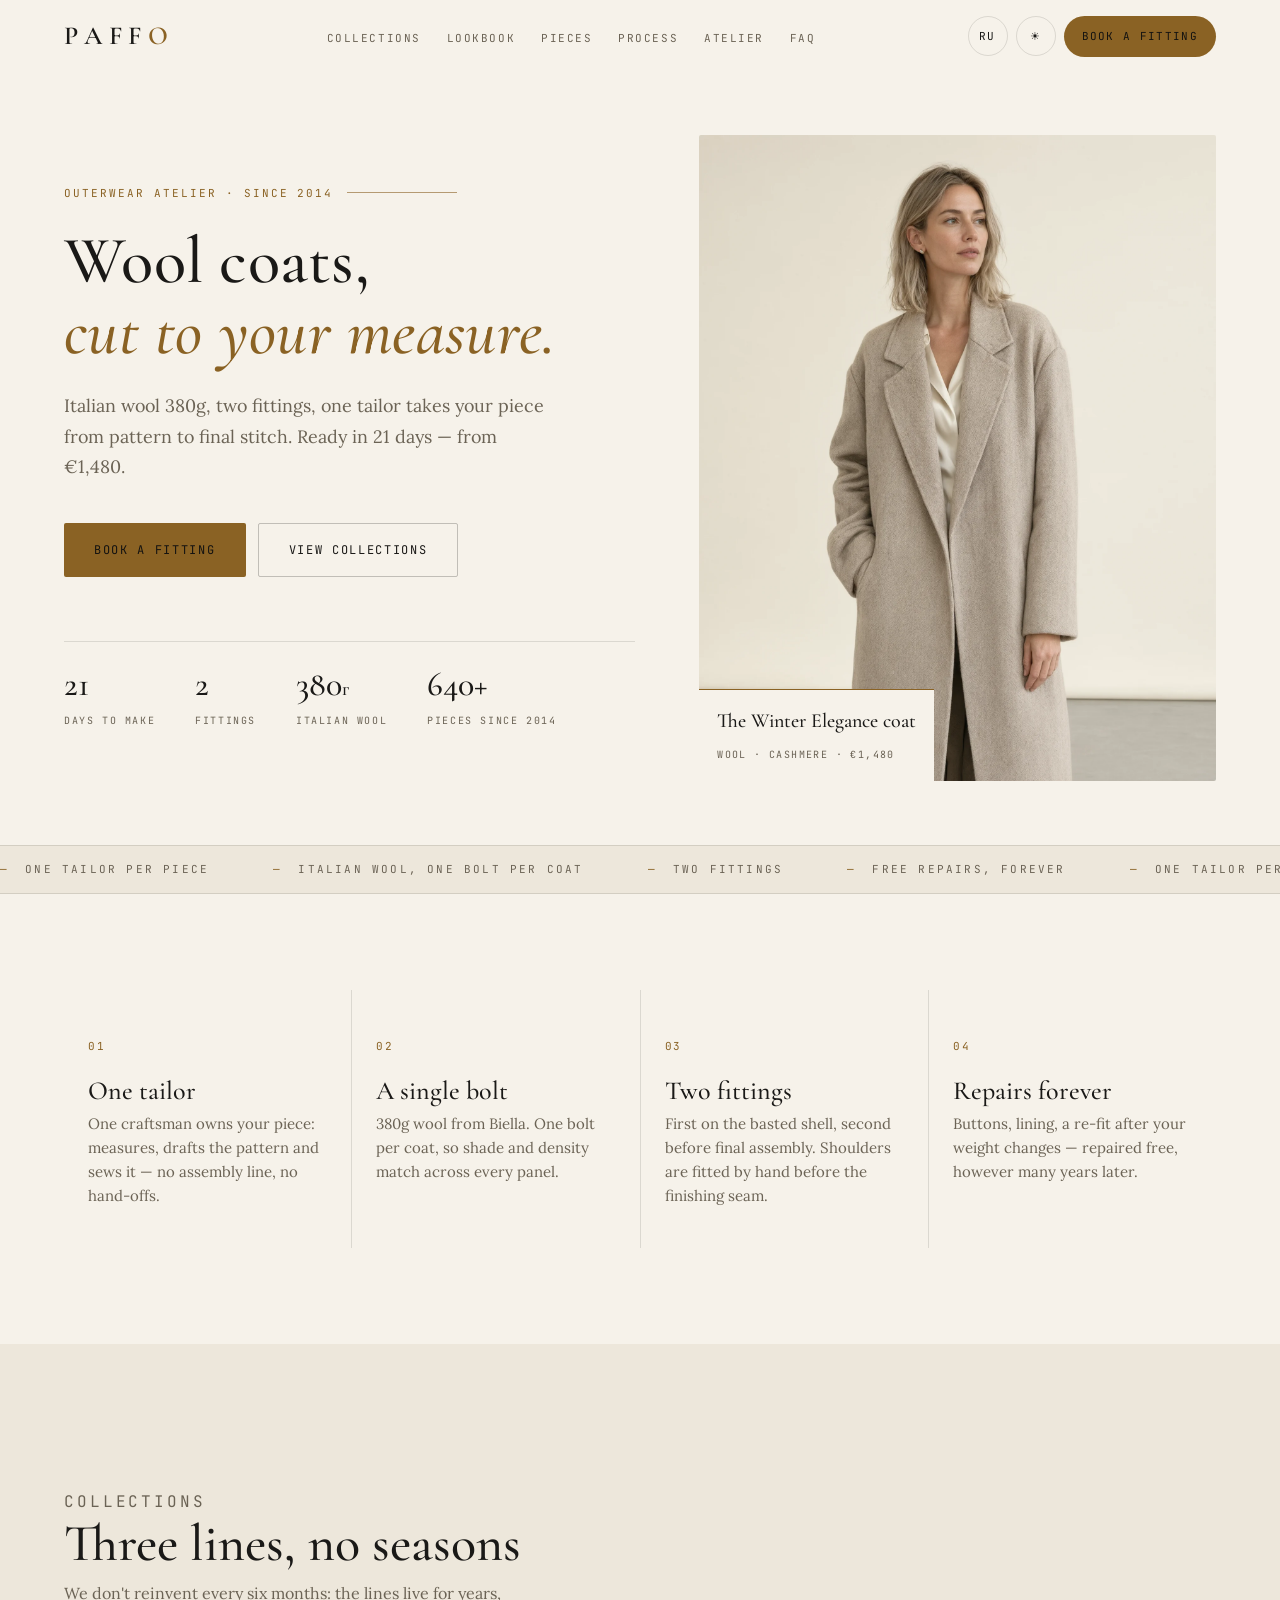
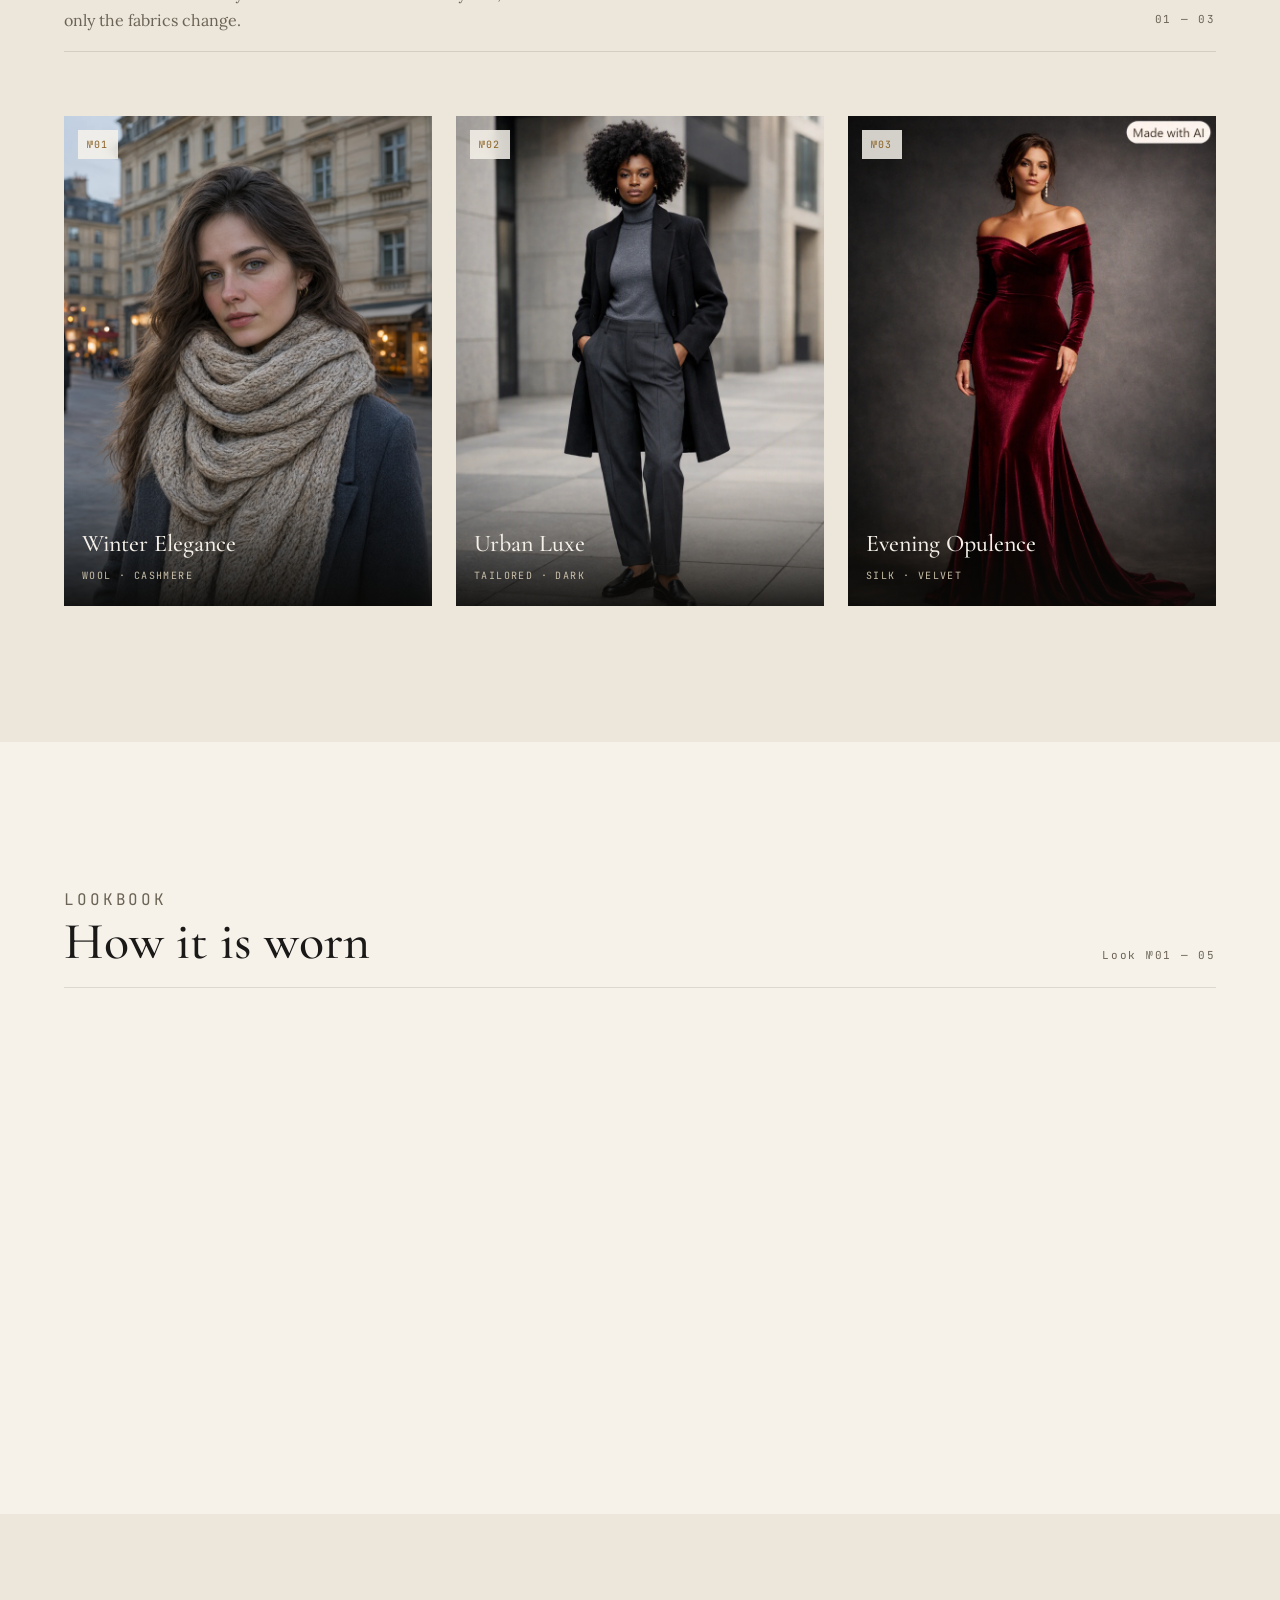
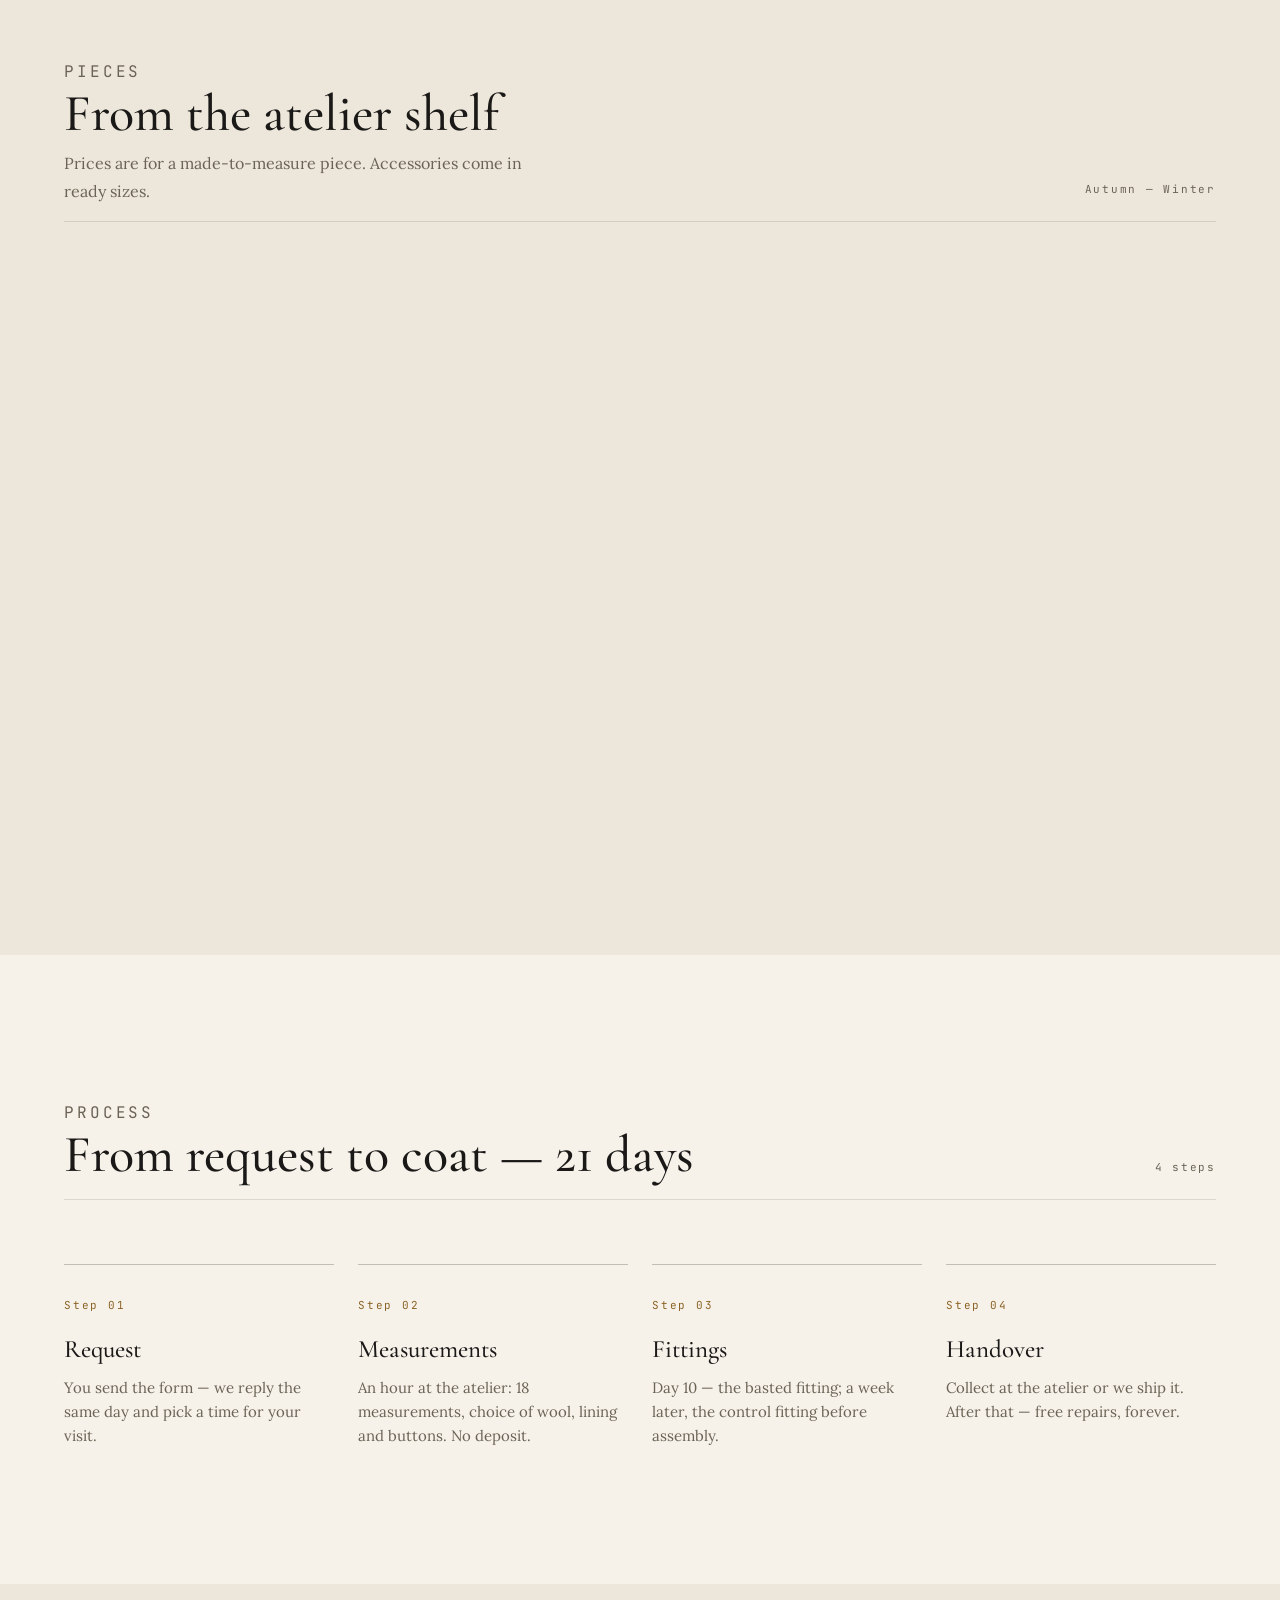
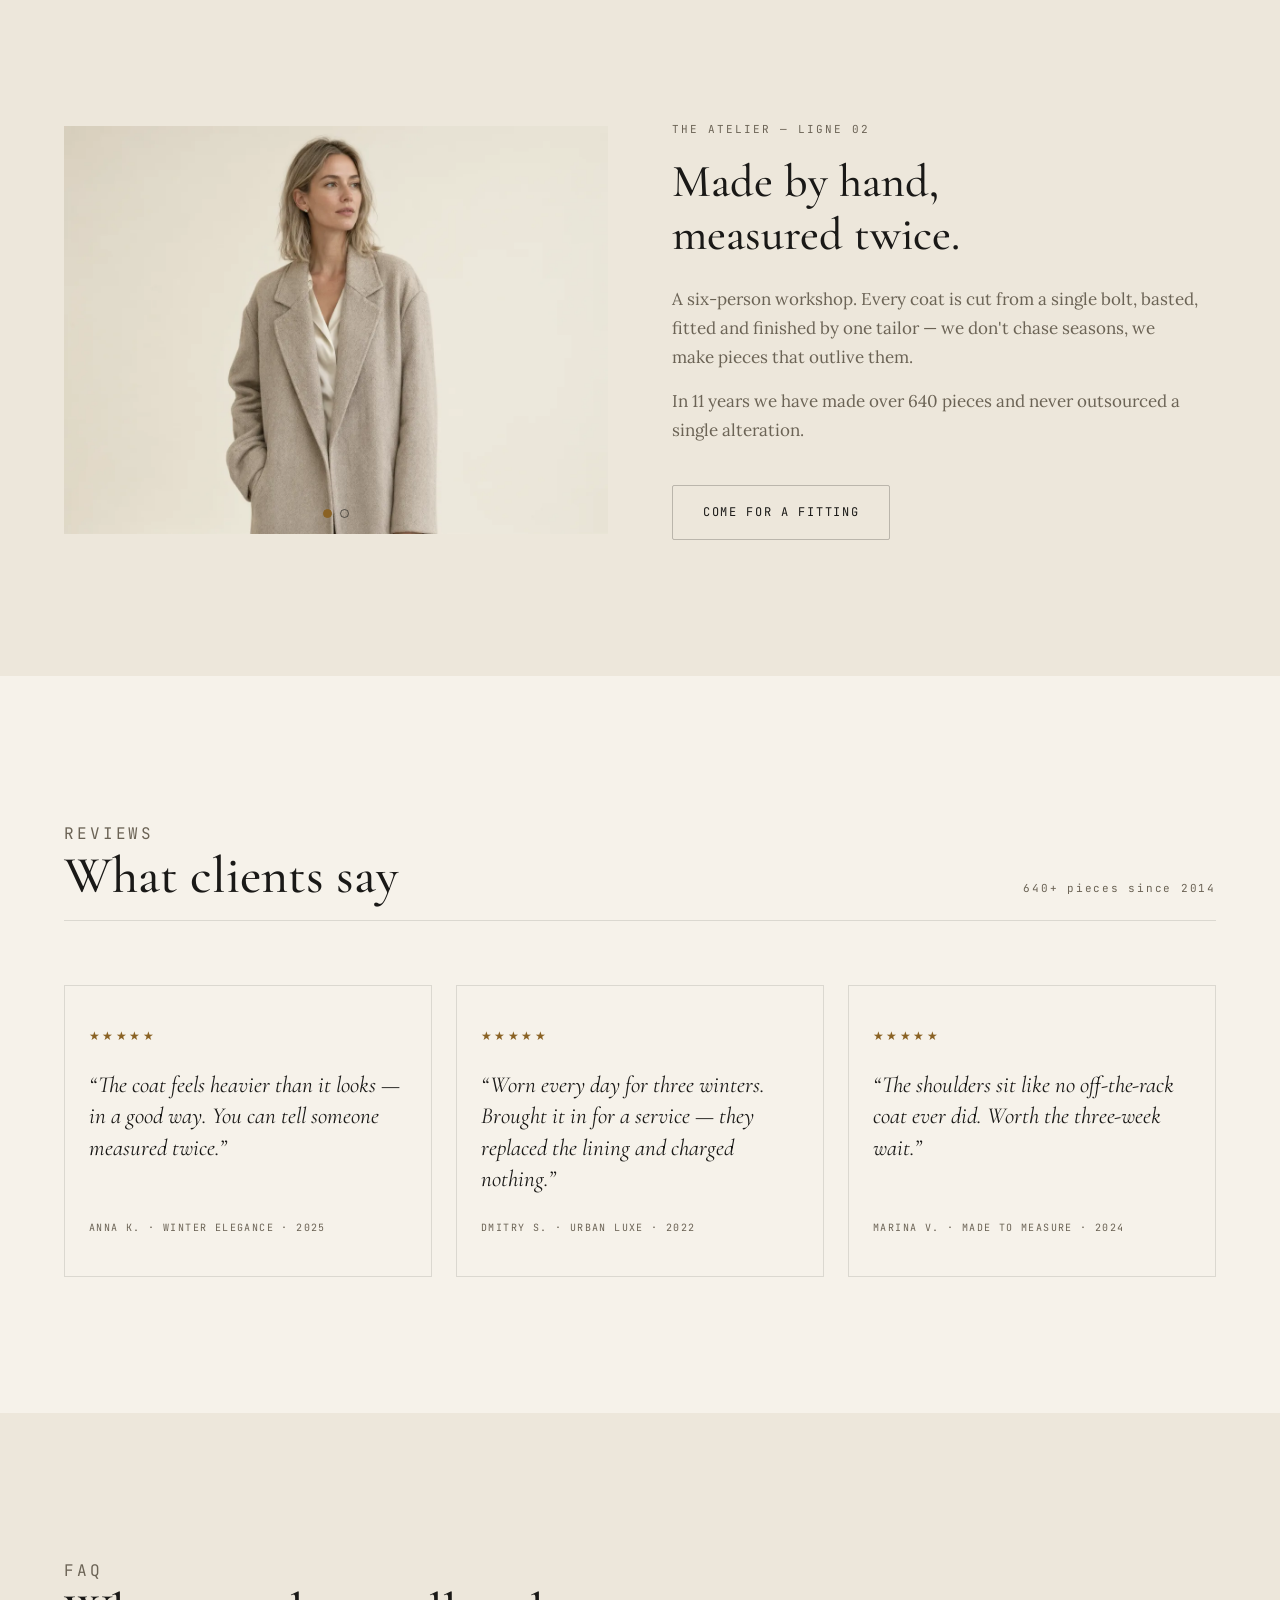
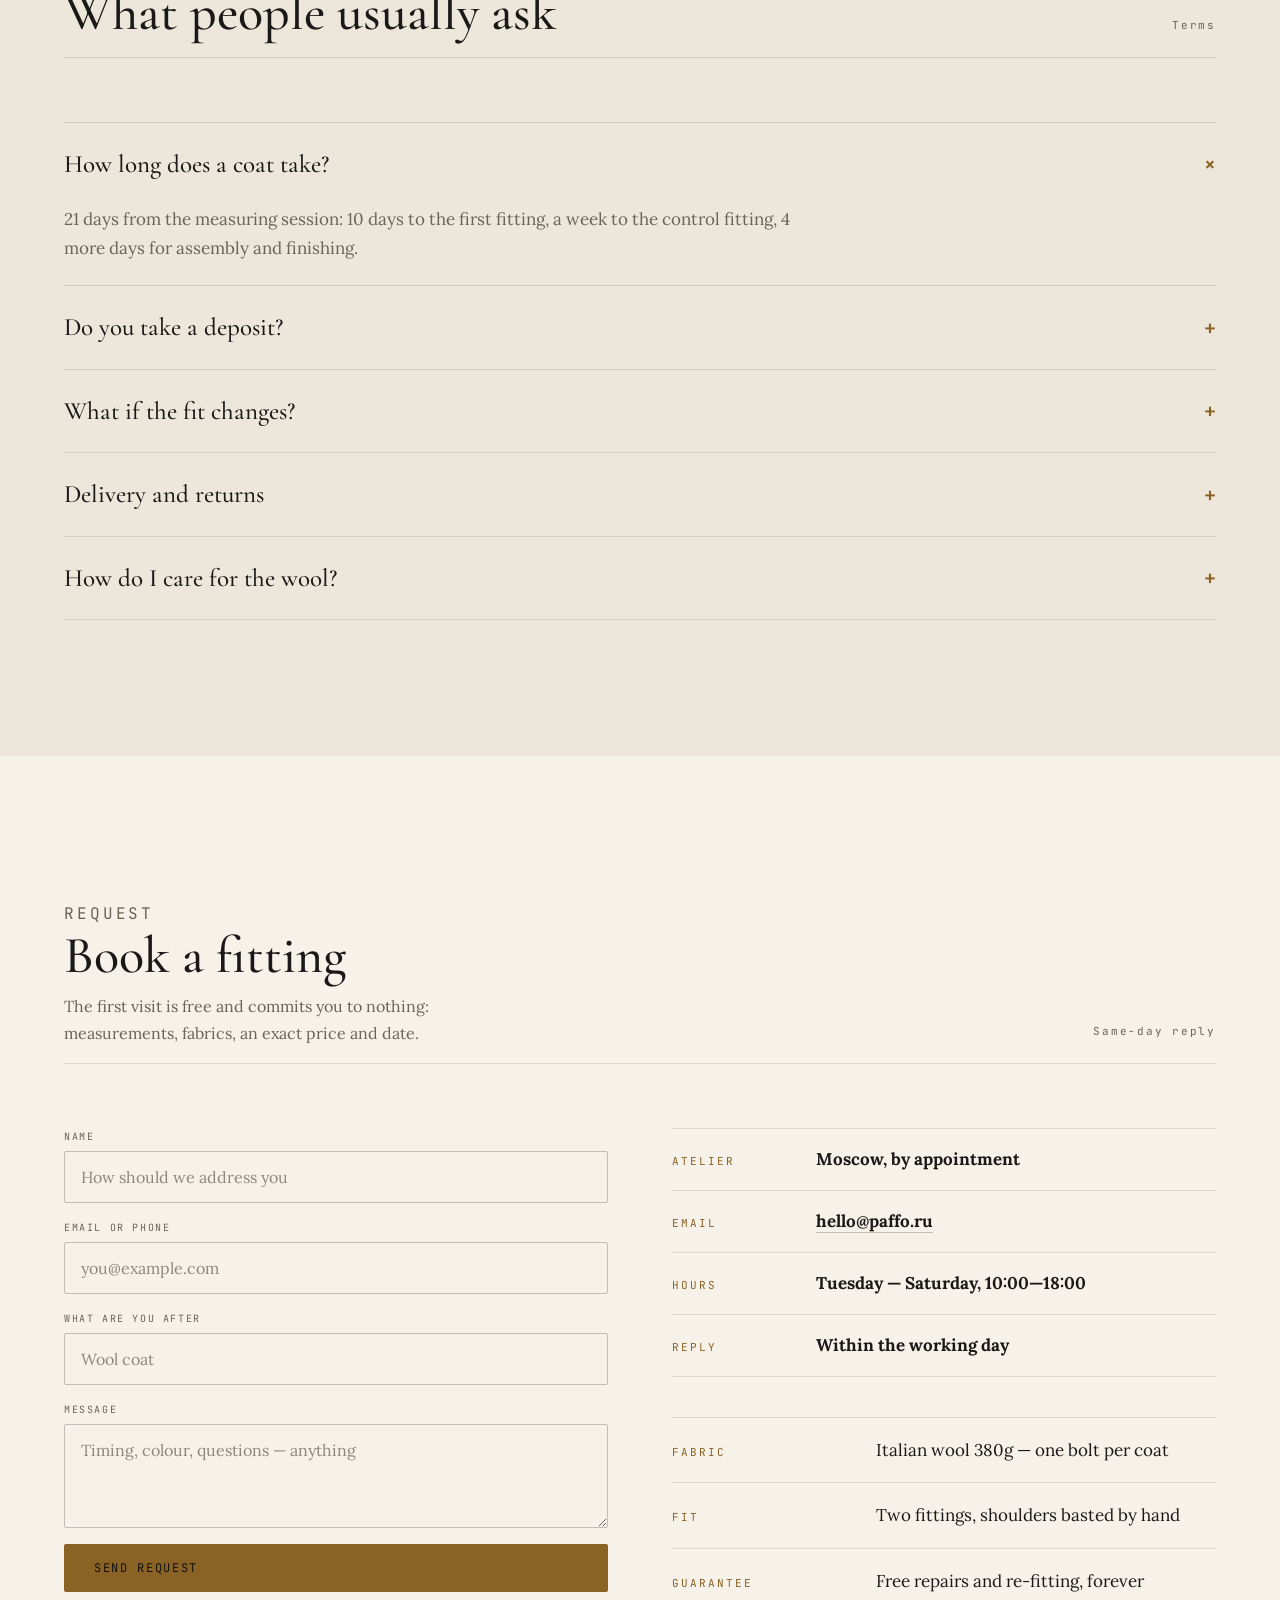
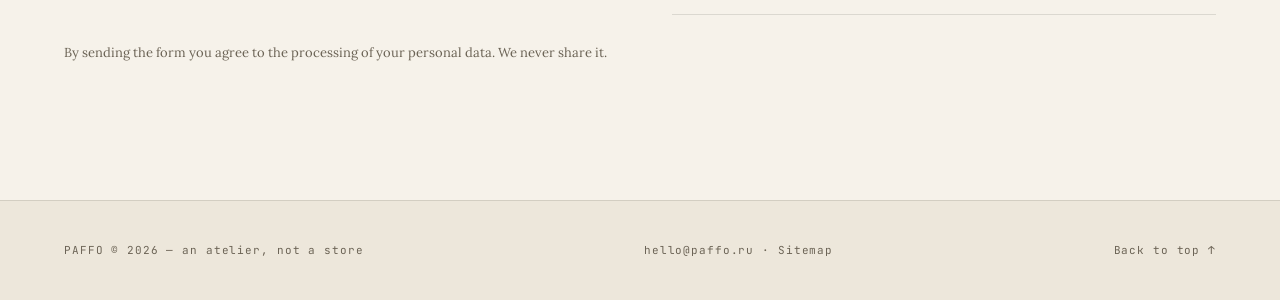
<file: index.html>
<!DOCTYPE html>
<html lang="ru" data-theme="dark">
<head>
<meta charset="UTF-8">
<meta name="viewport" content="width=device-width, initial-scale=1.0">
<title data-ru="PAFFO — ателье пальто. Шерсть, скроенная по городу" data-en="PAFFO — the coat atelier. Wool, cut for the city">PAFFO — ателье пальто. Шерсть, скроенная по городу</title>
<meta name="description" content="Ателье PAFFO: пальто из итальянской шерсти, кашемир и кожа. Две примерки, один портной на изделие, пошив 21 день.">
<meta property="og:title" content="PAFFO — ателье пальто">
<meta property="og:description" content="Пальто из итальянской шерсти по вашим меркам. Две примерки, один портной на изделие, пошив 21 день.">
<meta property="og:image" content="https://paffo.ru/img/og-image.png">
<meta property="og:image:width" content="1280">
<meta property="og:image:height" content="640">
<meta property="og:url" content="https://paffo.ru/">
<meta property="og:type" content="website">
<meta property="og:locale" content="ru_RU">
<meta name="twitter:card" content="summary_large_image">
<meta name="theme-color" content="#1A1917">
<meta name="robots" content="index,follow">
<link rel="canonical" href="https://paffo.ru/">
<link rel="icon" href="data:image/svg+xml,<svg xmlns=%22http://www.w3.org/2000/svg%22 viewBox=%220 0 64 64%22><rect width=%2264%22 height=%2264%22 rx=%2212%22 fill=%22%23A67C3D%22/><text x=%2232%22 y=%2245%22 font-size=%2238%22 font-family=%22Georgia,serif%22 fill=%22%231A1917%22 text-anchor=%22middle%22>P</text></svg>">
<link rel="sitemap" href="/sitemap.xml">
<link rel="preconnect" href="https://fonts.googleapis.com">
<link rel="preconnect" href="https://fonts.gstatic.com" crossorigin>
<link rel="preload" as="image" href="img/hero.webp">
<link href="https://fonts.googleapis.com/css2?family=Cormorant+Garamond:ital,wght@0,400;0,500;0,600;1,400;1,500&family=Lora:ital,wght@0,400;0,500;1,400&family=JetBrains+Mono:wght@400;600&display=swap" rel="stylesheet">
<script type="application/ld+json">{"@context":"https://schema.org","@type":"ClothingStore","name":"PAFFO","url":"https://paffo.ru/","email":"hello@paffo.ru","image":"https://paffo.ru/img/og-image.jpg","description":"Ателье верхней одежды: пальто из итальянской шерсти, кашемир, кожа. Пошив по меркам с двумя примерками.","priceRange":"18000-148000 RUB","openingHours":"Tu-Sa 10:00-18:00"}</script>
<style>
:root{
  --ink:#141311; --ink-2:#1C1B18; --ink-3:#232019; --ivory:#F4F0E8; --ivory-dim:#B4AC9C;
  --brass:#B4863F; --brass-soft:#D8B27A; --oxblood:#5C1F2E;
  --font-d:"Cormorant Garamond",Georgia,serif;
  --font-b:"Lora",Georgia,serif;
  --font-m:"JetBrains Mono",ui-monospace,monospace;
  --bg:var(--ink); --bg-2:var(--ink-2); --fg:var(--ivory); --muted:var(--ivory-dim); --accent:var(--brass);
  --line:color-mix(in srgb,var(--fg) 13%,transparent);
  --line-strong:color-mix(in srgb,var(--fg) 26%,transparent);
  --maxw:1320px;
  --s-1:8px; --s-2:16px; --s-3:24px; --s-4:40px; --s-5:64px; --s-6:96px; --s-7:136px;
  --pad:clamp(20px,5vw,72px);
  --ease:cubic-bezier(.22,.61,.36,1);
}
[data-theme="light"]{
  --bg:#F6F2EA; --bg-2:#EDE7DB; --fg:#1A1917; --muted:#6B6355; --accent:#8A6224;
  --line:color-mix(in srgb,var(--fg) 12%,transparent);
  --line-strong:color-mix(in srgb,var(--fg) 24%,transparent);
}
*,*::before,*::after{box-sizing:border-box;margin:0;padding:0}
html{scroll-behavior:smooth;scroll-padding-top:74px;-webkit-text-size-adjust:100%}
body{font-family:var(--font-b);background:var(--bg);color:var(--fg);line-height:1.7;font-size:17px;overflow-x:hidden;transition:background .4s var(--ease),color .4s var(--ease)}
img{display:block;max-width:100%;height:auto}
a{color:inherit;text-decoration:none}
button{font-family:inherit;cursor:pointer;border:0;background:none;color:inherit}
:focus-visible{outline:2px solid var(--accent);outline-offset:3px;border-radius:2px}
::selection{background:var(--accent);color:var(--bg)}

.skip{position:fixed;top:12px;left:12px;z-index:90;transform:translateY(-200%);transition:transform .2s var(--ease)}
.skip:focus-visible{transform:none}
.mono{font-family:var(--font-m);font-size:11px;letter-spacing:.18em;text-transform:uppercase;color:var(--accent)}
.wrap{max-width:var(--maxw);margin:0 auto;padding-inline:var(--pad)}
.section{padding-block:clamp(var(--s-6),11vw,var(--s-7))}
.section--alt{background:var(--bg-2)}
.section--tight{padding-block:clamp(var(--s-5),8vw,var(--s-6))}

/* reveal */
.rv{opacity:0;transform:translateY(14px);transition:opacity .7s var(--ease),transform .7s var(--ease)}
.rv.in{opacity:1;transform:none}
.rv:nth-child(2){transition-delay:.06s}.rv:nth-child(3){transition-delay:.12s}
.rv:nth-child(4){transition-delay:.18s}.rv:nth-child(5){transition-delay:.24s}

/* nav */
.nav{position:fixed;top:0;left:0;right:0;z-index:60;border-bottom:1px solid transparent;transition:background .3s var(--ease),border-color .3s var(--ease)}
.nav.stuck{background:color-mix(in srgb,var(--bg) 88%,transparent);backdrop-filter:blur(14px);border-bottom-color:var(--line)}
.nav-in{display:flex;align-items:center;justify-content:space-between;gap:var(--s-3);max-width:var(--maxw);margin:0 auto;padding:16px var(--pad)}
.logo{font-family:var(--font-d);font-size:26px;letter-spacing:.26em;font-weight:600;line-height:1}
.logo i{font-style:normal;color:var(--accent)}
.menu{display:flex;gap:26px;list-style:none}
.menu a{font-family:var(--font-m);font-size:11px;letter-spacing:.14em;text-transform:uppercase;color:var(--muted);transition:color .2s}
.menu a:hover{color:var(--fg)}
.nav-actions{display:flex;align-items:center;gap:var(--s-1)}
.icon-btn{min-width:40px;height:40px;padding:0 10px;border:1px solid var(--line);border-radius:999px;font-family:var(--font-m);font-size:11px;letter-spacing:.1em;display:grid;place-items:center;transition:border-color .2s,background .2s}
.icon-btn:hover{border-color:var(--line-strong);background:color-mix(in srgb,var(--fg) 5%,transparent)}
.nav .btn-sm{display:inline-flex}
.btn-sm{padding:11px 18px;border-radius:999px;background:var(--accent);color:#141311;font-family:var(--font-m);font-size:11px;letter-spacing:.12em;text-transform:uppercase;transition:filter .2s,transform .2s}
.btn-sm:hover{filter:brightness(1.08);transform:translateY(-1px)}
.burger{display:none}
.mobile-panel{position:fixed;inset:0;z-index:70;background:var(--bg);display:none;flex-direction:column;padding:var(--s-3) var(--pad) var(--s-5);overflow-y:auto}
.mobile-panel.open{display:flex}
.mobile-top{display:flex;justify-content:space-between;align-items:center;margin-bottom:var(--s-4)}
.mobile-panel nav a{font-family:var(--font-d);font-size:clamp(30px,9vw,40px);padding:14px 0;border-bottom:1px solid var(--line);display:block}
.mobile-panel .btn{margin-top:var(--s-4);justify-content:center}

/* buttons */
.btn{display:inline-flex;align-items:center;gap:10px;padding:16px 30px;border-radius:2px;font-family:var(--font-m);font-size:12px;letter-spacing:.14em;text-transform:uppercase;transition:transform .2s var(--ease),background .25s,border-color .25s,color .25s}
.btn:hover{transform:translateY(-2px)}
.btn-solid{background:var(--accent);color:#141311}
.btn-solid:hover{background:var(--brass-soft)}
.btn-ghost{border:1px solid var(--line-strong);color:var(--fg)}
.btn-ghost:hover{border-color:var(--accent);color:var(--accent)}
.link-arrow{font-family:var(--font-m);font-size:11px;letter-spacing:.14em;text-transform:uppercase;color:var(--accent);display:inline-flex;gap:8px;align-items:center}
.link-arrow span{transition:transform .25s var(--ease)}
.link-arrow:hover span{transform:translateX(5px)}

/* hero */
.hero{position:relative;padding-top:clamp(120px,15vh,168px);padding-bottom:var(--s-5)}
.hero-grid{display:grid;grid-template-columns:1.05fr .95fr;gap:clamp(28px,5vw,72px);align-items:center}
.eyebrow{display:flex;align-items:center;gap:14px;margin-bottom:var(--s-3)}
.eyebrow::after{content:"";flex:1;max-width:110px;height:1px;background:var(--accent);opacity:.6}
h1{font-family:var(--font-d);font-weight:500;font-size:clamp(40px,5.2vw,74px);line-height:1.06;letter-spacing:.004em}
h1 em{font-style:italic;color:var(--accent)}
.hero p.sub{margin-top:var(--s-3);max-width:44ch;color:var(--muted);font-size:clamp(16px,1.4vw,19px)}
.cta-row{display:flex;gap:12px;margin-top:var(--s-4);flex-wrap:wrap}
.hero-facts{display:flex;flex-wrap:wrap;gap:var(--s-4);margin-top:var(--s-5);padding-top:var(--s-3);border-top:1px solid var(--line)}
.hero-facts div b{display:block;font-family:var(--font-d);font-size:34px;font-weight:500;line-height:1.1}
.hero-facts div span{font-family:var(--font-m);font-size:10px;letter-spacing:.16em;text-transform:uppercase;color:var(--muted)}
.hero-fig{position:relative}
.hero-fig img{aspect-ratio:4/5;object-fit:cover;width:100%;border-radius:2px}
.hero-fig figcaption{position:absolute;left:0;bottom:0;background:var(--bg);padding:14px 18px;max-width:74%;border-top:1px solid var(--accent)}
.hero-fig figcaption b{font-family:var(--font-d);font-size:20px;font-weight:500;display:block}
.hero-fig figcaption span{font-family:var(--font-m);font-size:10px;letter-spacing:.14em;text-transform:uppercase;color:var(--muted)}

/* marquee strip */
.strip{border-block:1px solid var(--line);background:var(--bg-2);overflow:hidden}
.strip-in{display:flex;gap:var(--s-5);padding:14px 0;width:max-content;animation:slide 38s linear infinite}
.strip span{font-family:var(--font-m);font-size:11px;letter-spacing:.2em;text-transform:uppercase;color:var(--muted);white-space:nowrap}
.strip span::before{content:"—";margin-right:var(--s-2);color:var(--accent)}
@keyframes slide{from{transform:translateX(0)}to{transform:translateX(-50%)}}

/* section head */
.section-head{display:flex;align-items:flex-end;justify-content:space-between;gap:var(--s-3);margin-bottom:var(--s-5);padding-bottom:var(--s-2);border-bottom:1px solid var(--line)}
.section-head h2{font-family:var(--font-d);font-weight:500;font-size:clamp(30px,4.2vw,52px);line-height:1.1}
.section-head p{color:var(--muted);margin-top:var(--s-1);max-width:46ch;font-size:16px}
.section-head .idx{font-family:var(--font-m);font-size:11px;letter-spacing:.16em;color:var(--muted);white-space:nowrap;padding-bottom:6px}

/* values */
.values{display:grid;grid-template-columns:repeat(4,1fr);gap:1px;background:var(--line)}
.values article{background:var(--bg);padding:var(--s-4) var(--s-3)}
.values .n{font-family:var(--font-m);font-size:11px;letter-spacing:.16em;color:var(--accent)}
.values h3{font-family:var(--font-d);font-weight:500;font-size:26px;margin:var(--s-2) 0 6px;line-height:1.2}
.values p{color:var(--muted);font-size:15px;line-height:1.6}

/* cards */
.grid3{display:grid;grid-template-columns:repeat(3,1fr);gap:var(--s-3)}
.grid4{display:grid;grid-template-columns:repeat(4,1fr);gap:var(--s-3)}
.card{position:relative;overflow:hidden;display:block}
.card img{aspect-ratio:3/4;object-fit:cover;width:100%;transition:transform .8s var(--ease)}
.card:hover img{transform:scale(1.04)}
.card .no{position:absolute;top:14px;left:14px;background:color-mix(in srgb,var(--bg) 85%,transparent);backdrop-filter:blur(6px);font-family:var(--font-m);font-size:10px;letter-spacing:.12em;padding:6px 9px}
.card .cap{position:absolute;inset:auto 0 0 0;padding:56px 18px 18px;background:linear-gradient(to top,rgba(10,9,7,.88),rgba(10,9,7,.35) 55%,transparent);color:#F4F0E8}
.card .cap b{font-family:var(--font-d);font-size:24px;font-weight:500;display:block;line-height:1.2}
.card .cap span{font-family:var(--font-m);font-size:10px;letter-spacing:.14em;text-transform:uppercase;color:#C9BFA9}

/* lookbook rail */
.rail{display:grid;grid-template-columns:repeat(5,1fr);gap:var(--s-2)}
.rail .card img{aspect-ratio:2/3}

/* products */
.prod{display:flex;flex-direction:column}
.prod .ph{position:relative;overflow:hidden}
.prod img{aspect-ratio:4/5;object-fit:cover;width:100%;transition:transform .8s var(--ease)}
.prod:hover img{transform:scale(1.04)}
.prod .body{padding-top:var(--s-2);display:flex;flex-direction:column;gap:4px;flex:1}
.prod h3{font-family:var(--font-d);font-weight:500;font-size:23px;line-height:1.2}
.prod .meta{font-size:14px;color:var(--muted);line-height:1.5}
.prod .price{font-family:var(--font-m);font-size:13px;color:var(--accent);margin-top:auto;padding-top:var(--s-2)}
.prod .order{margin-top:var(--s-2);padding:12px 0;border-top:1px solid var(--line);font-family:var(--font-m);font-size:11px;letter-spacing:.14em;text-transform:uppercase;color:var(--muted);display:flex;justify-content:space-between;transition:color .2s}
.prod:hover .order{color:var(--accent)}

/* split / atelier */
.split{display:grid;grid-template-columns:1fr 1fr;gap:clamp(28px,5vw,80px);align-items:center}
.split img{aspect-ratio:4/3;object-fit:cover;width:100%}
.gallery{position:relative}
.g-slide{position:absolute;inset:0;opacity:0;transition:opacity .9s var(--ease)}
.g-slide:first-child{position:relative;opacity:1}
.g-slide.is-active{opacity:1;z-index:1}
.g-slide img{aspect-ratio:4/3;object-fit:cover;width:100%}
.g-dots{position:absolute;z-index:3;left:50%;bottom:16px;transform:translateX(-50%);display:flex;gap:8px}
.g-dot{width:9px;height:9px;border-radius:50%;border:1px solid color-mix(in srgb,var(--fg) 60%,transparent);background:transparent;cursor:pointer;padding:0;transition:background .3s,border-color .3s}
.g-dot.is-active{background:var(--accent);border-color:var(--accent)}
.split h2{font-family:var(--font-d);font-weight:500;font-size:clamp(28px,3.8vw,46px);line-height:1.15;margin:var(--s-2) 0 var(--s-3)}
.split p{color:var(--muted);max-width:48ch}
.split p + p{margin-top:var(--s-2)}

/* process */
.steps{display:grid;grid-template-columns:repeat(4,1fr);gap:var(--s-3);counter-reset:step}
.steps article{padding-top:var(--s-3);border-top:1px solid var(--line-strong)}
.steps .n{font-family:var(--font-m);font-size:11px;letter-spacing:.16em;color:var(--accent)}
.steps h3{font-family:var(--font-d);font-weight:500;font-size:25px;margin:10px 0 6px}
.steps p{color:var(--muted);font-size:15px;line-height:1.6}

/* testimonials */
.quotes{display:grid;grid-template-columns:repeat(3,1fr);gap:var(--s-3)}
.quotes figure{border:1px solid var(--line);padding:var(--s-4) var(--s-3);display:flex;flex-direction:column;gap:var(--s-3);background:var(--bg)}
.quotes blockquote{font-family:var(--font-d);font-style:italic;font-size:23px;line-height:1.35}
.quotes figcaption{font-family:var(--font-m);font-size:10px;letter-spacing:.14em;text-transform:uppercase;color:var(--muted);margin-top:auto}
.stars{color:var(--accent);letter-spacing:.2em;font-size:12px}

/* ledger + faq */
.ledger{border-top:1px solid var(--line)}
.ledger .row{display:grid;grid-template-columns:180px 1fr;gap:var(--s-3);padding:18px 0;border-bottom:1px solid var(--line);align-items:baseline}
.ledger .row b{font-weight:400;font-size:17px;max-width:62ch}
.faq{border-top:1px solid var(--line)}
.faq details{border-bottom:1px solid var(--line)}
.faq summary{list-style:none;cursor:pointer;padding:20px 0;display:flex;justify-content:space-between;gap:var(--s-3);align-items:center;font-family:var(--font-d);font-size:clamp(20px,2vw,25px);font-weight:500}
.faq summary::-webkit-details-marker{display:none}
.faq summary::after{content:"+";font-family:var(--font-m);color:var(--accent);font-size:20px;transition:transform .3s var(--ease)}
.faq details[open] summary::after{transform:rotate(45deg)}
.faq p{color:var(--muted);padding-bottom:22px;max-width:70ch}

/* contact / form */
.contact{display:grid;grid-template-columns:1fr 1fr;gap:clamp(28px,5vw,72px)}
form{display:grid;gap:var(--s-2)}
label{font-family:var(--font-m);font-size:10px;letter-spacing:.16em;text-transform:uppercase;color:var(--muted)}
input,textarea,select{width:100%;padding:15px 16px;border:1px solid var(--line-strong);border-radius:2px;background:transparent;color:var(--fg);font-family:var(--font-b);font-size:16px}
textarea{min-height:104px;resize:vertical}
input::placeholder,textarea::placeholder{color:color-mix(in srgb,var(--muted) 75%,transparent)}
input:focus,textarea:focus,select:focus{outline:2px solid var(--accent);outline-offset:0;border-color:transparent}
.field{display:grid;gap:6px}
.form-note{font-size:13px;color:var(--muted)}
.form-status{font-family:var(--font-m);font-size:11px;letter-spacing:.12em;text-transform:uppercase;color:var(--accent);min-height:18px}
.contact-list{border-top:1px solid var(--line)}
.contact-list .row{display:grid;grid-template-columns:120px 1fr;gap:var(--s-3);padding:16px 0;border-bottom:1px solid var(--line);align-items:baseline}
.contact-list a{border-bottom:1px solid var(--line-strong)}

/* footer */
footer{border-top:1px solid var(--line);padding-block:var(--s-4);background:var(--bg-2)}
.foot{display:flex;flex-wrap:wrap;gap:var(--s-2) var(--s-4);justify-content:space-between;align-items:center;font-family:var(--font-m);font-size:11px;letter-spacing:.08em;color:var(--muted)}
.foot a:hover{color:var(--accent)}

/* sticky mobile cta */
.sticky-cta{position:fixed;left:0;right:0;bottom:0;z-index:55;display:none;gap:10px;padding:10px 16px calc(10px + env(safe-area-inset-bottom));background:color-mix(in srgb,var(--bg) 92%,transparent);backdrop-filter:blur(14px);border-top:1px solid var(--line);transform:translateY(120%);transition:transform .35s var(--ease)}
.sticky-cta.show{transform:none}
.sticky-cta .btn{flex:1;justify-content:center;padding:14px 16px}

@media (prefers-reduced-motion:reduce){*{animation:none!important;transition:none!important}html{scroll-behavior:auto}.rv{opacity:1;transform:none}}
@media (max-width:1100px){
  .values{grid-template-columns:repeat(2,1fr)}
  .steps{grid-template-columns:repeat(2,1fr);gap:var(--s-4) var(--s-3)}
  .quotes{grid-template-columns:1fr}
  .quotes figure{padding:var(--s-3)}
}
@media (max-width:960px){
  .menu,.nav .btn-sm{display:none}
  .burger{display:grid}
  .hero-grid,.split,.contact{grid-template-columns:1fr}
  .hero{padding-top:112px}
  .hero-facts{gap:var(--s-3) var(--s-4);margin-top:var(--s-4)}
  .split .split-media{order:-1}
  .grid3,.grid4{grid-template-columns:repeat(2,1fr)}
  .sticky-cta{display:flex}
  body{padding-bottom:0}
  .ledger .row,.contact-list .row{grid-template-columns:1fr;gap:4px;padding:14px 0}
  /* lookbook becomes a snap rail */
  .rail{display:flex;overflow-x:auto;scroll-snap-type:x mandatory;gap:var(--s-2);margin-inline:calc(var(--pad) * -1);padding-inline:var(--pad);scrollbar-width:none}
  .rail::-webkit-scrollbar{display:none}
  .rail .card{flex:0 0 74%;scroll-snap-align:start}
}
@media (max-width:640px){
  .grid3,.grid4{grid-template-columns:1fr}
  .values{grid-template-columns:1fr}
  .steps{grid-template-columns:1fr}
  .rail .card{flex:0 0 82%}
  .hero-fig figcaption{max-width:88%}
}
</style>
</head>
<body>

<a class="btn-sm skip" href="#request" data-ru="К форме заявки" data-en="Skip to request form">К форме заявки</a>

<header class="nav" id="nav">
  <div class="nav-in">
    <a class="logo" href="#top">PAFF<i>O</i></a>
    <ul class="menu">
      <li><a href="#collections" data-ru="Коллекции" data-en="Collections">Коллекции</a></li>
      <li><a href="#lookbook" data-ru="Лукбук" data-en="Lookbook">Лукбук</a></li>
      <li><a href="#shelf" data-ru="Изделия" data-en="Pieces">Изделия</a></li>
      <li><a href="#process" data-ru="Как шьём" data-en="Process">Как шьём</a></li>
      <li><a href="#atelier" data-ru="Ателье" data-en="Atelier">Ателье</a></li>
      <li><a href="#faq" data-ru="Вопросы" data-en="FAQ">Вопросы</a></li>
    </ul>
    <div class="nav-actions">
      <button class="icon-btn" id="langBtn" aria-label="Switch language">EN</button>
      <button class="icon-btn" id="themeBtn" aria-label="Сменить тему">☾</button>
      <a class="btn-sm" href="#request" data-ru="Записаться" data-en="Book a fitting">Записаться</a>
      <button class="icon-btn burger" id="burger" aria-label="Меню" aria-expanded="false" aria-controls="mobilePanel">☰</button>
    </div>
  </div>
</header>

<div class="mobile-panel" id="mobilePanel">
  <div class="mobile-top">
    <span class="logo">PAFF<i>O</i></span>
    <button class="icon-btn" id="closePanel" aria-label="Закрыть меню">✕</button>
  </div>
  <nav>
    <a href="#collections" data-ru="Коллекции" data-en="Collections">Коллекции</a>
    <a href="#lookbook" data-ru="Лукбук" data-en="Lookbook">Лукбук</a>
    <a href="#shelf" data-ru="Изделия" data-en="Pieces">Изделия</a>
    <a href="#process" data-ru="Как шьём" data-en="Process">Как шьём</a>
    <a href="#atelier" data-ru="Ателье" data-en="Atelier">Ателье</a>
    <a href="#faq" data-ru="Вопросы" data-en="FAQ">Вопросы</a>
  </nav>
  <a class="btn btn-solid" href="#request" data-ru="Записаться на примерку" data-en="Book a fitting">Записаться на примерку</a>
</div>

<main id="top">

<section class="hero wrap">
  <div class="hero-grid">
    <div>
      <p class="eyebrow mono" data-ru="Ателье верхней одежды · с 2014 года" data-en="Outerwear atelier · since 2014">Ателье верхней одежды · с 2014 года</p>
      <h1 data-ru="Пальто из шерсти,<br><em>скроенное по вам.</em>" data-en="Wool coats,<br><em>cut to your measure.</em>">Пальто из шерсти,<br><em>скроенное по вам.</em></h1>
      <p class="sub" data-ru="Итальянская шерсть 380 г, две примерки, один портной ведёт изделие от лекала до последнего стежка. Готово за 21 день — от 148 000 ₽." data-en="Italian wool 380g, two fittings, one tailor takes your piece from pattern to final stitch. Ready in 21 days — from €1,480.">Итальянская шерсть 380 г, две примерки, один портной ведёт изделие от лекала до последнего стежка. Готово за 21 день — от 148 000 ₽.</p>
      <div class="cta-row">
        <a class="btn btn-solid" href="#request" data-ru="Записаться на примерку" data-en="Book a fitting">Записаться на примерку</a>
        <a class="btn btn-ghost" href="#collections" data-ru="Смотреть коллекции" data-en="View collections">Смотреть коллекции</a>
      </div>
      <div class="hero-facts">
        <div><b>21</b><span data-ru="день на пошив" data-en="days to make">день на пошив</span></div>
        <div><b>2</b><span data-ru="примерки" data-en="fittings">примерки</span></div>
        <div><b>380<i style="font-style:normal;font-size:20px">г</i></b><span data-ru="итальянская шерсть" data-en="italian wool">итальянская шерсть</span></div>
        <div><b>640+</b><span data-ru="изделий с 2014" data-en="pieces since 2014">изделий с 2014</span></div>
      </div>
    </div>
    <figure class="hero-fig rv">
      <img src="img/hero.webp" alt="Пальто PAFFO из верблюжьей шерсти — образ из ателье" width="1640" height="2050" fetchpriority="high">
      <figcaption>
        <b data-ru="Пальто «Зимняя элегантность»" data-en="The Winter Elegance coat">Пальто «Зимняя элегантность»</b>
        <span data-ru="Шерсть · кашемир · 148 000 ₽" data-en="Wool · cashmere · €1,480">Шерсть · кашемир · 148 000 ₽</span>
      </figcaption>
    </figure>
  </div>
</section>

<div class="strip" aria-hidden="true">
  <div class="strip-in">
    <span data-ru="Один портной на изделие" data-en="One tailor per piece">Один портной на изделие</span>
    <span data-ru="Итальянская шерсть, один рулон на пальто" data-en="Italian wool, one bolt per coat">Итальянская шерсть, один рулон на пальто</span>
    <span data-ru="Две примерки" data-en="Two fittings">Две примерки</span>
    <span data-ru="Ремонт бесплатно навсегда" data-en="Free repairs, forever">Ремонт бесплатно навсегда</span>
    <span data-ru="Один портной на изделие" data-en="One tailor per piece">Один портной на изделие</span>
    <span data-ru="Итальянская шерсть, один рулон на пальто" data-en="Italian wool, one bolt per coat">Итальянская шерсть, один рулон на пальто</span>
    <span data-ru="Две примерки" data-en="Two fittings">Две примерки</span>
    <span data-ru="Ремонт бесплатно навсегда" data-en="Free repairs, forever">Ремонт бесплатно навсегда</span>
  </div>
</div>

<section class="section section--tight wrap" id="why">
  <div class="values">
    <article class="rv">
      <span class="n">01</span>
      <h3 data-ru="Один портной" data-en="One tailor">Один портной</h3>
      <p data-ru="Изделие ведёт один мастер: он снимает мерки, строит лекало и сам сшивает — без конвейера и передачи по цеху." data-en="One craftsman owns your piece: measures, drafts the pattern and sews it — no assembly line, no hand-offs.">Изделие ведёт один мастер: он снимает мерки, строит лекало и сам сшивает — без конвейера и передачи по цеху.</p>
    </article>
    <article class="rv">
      <span class="n">02</span>
      <h3 data-ru="Ткань из одного рулона" data-en="A single bolt">Ткань из одного рулона</h3>
      <p data-ru="Шерсть 380 г из Биеллы. На пальто уходит один рулон — оттенок и плотность совпадают на всех деталях." data-en="380g wool from Biella. One bolt per coat, so shade and density match across every panel.">Шерсть 380 г из Биеллы. На пальто уходит один рулон — оттенок и плотность совпадают на всех деталях.</p>
    </article>
    <article class="rv">
      <span class="n">03</span>
      <h3 data-ru="Две примерки" data-en="Two fittings">Две примерки</h3>
      <p data-ru="Первая — по смётке, вторая — перед финальной сборкой. Плечи подгоняются вручную до чистового шва." data-en="First on the basted shell, second before final assembly. Shoulders are fitted by hand before the finishing seam.">Первая — по смётке, вторая — перед финальной сборкой. Плечи подгоняются вручную до чистового шва.</p>
    </article>
    <article class="rv">
      <span class="n">04</span>
      <h3 data-ru="Ремонт навсегда" data-en="Repairs forever">Ремонт навсегда</h3>
      <p data-ru="Пуговицы, подкладка, посадка после смены веса — чиним бесплатно, сколько бы лет ни прошло." data-en="Buttons, lining, a re-fit after your weight changes — repaired free, however many years later.">Пуговицы, подкладка, посадка после смены веса — чиним бесплатно, сколько бы лет ни прошло.</p>
    </article>
  </div>
</section>

<section class="section section--alt" id="collections">
  <div class="wrap">
    <div class="section-head">
      <div>
        <p class="mono" data-ru="Коллекции" data-en="Collections">Коллекции</p>
        <h2 data-ru="Три линии, без сезонов" data-en="Three lines, no seasons">Три линии, без сезонов</h2>
        <p data-ru="Мы не переобуваемся каждые полгода: линии живут годами, меняются только ткани." data-en="We don't reinvent every six months: the lines live for years, only the fabrics change.">Мы не переобуваемся каждые полгода: линии живут годами, меняются только ткани.</p>
      </div>
      <span class="idx">01 — 03</span>
    </div>
    <div class="grid3">
      <a class="card rv" href="#request">
        <span class="no mono">№01</span>
        <img src="img/collections/winter-elegance.webp" alt="Коллекция «Зимняя элегантность» — шерсть и кашемир" width="1536" height="2048" loading="lazy">
        <span class="cap"><b data-ru="Зимняя элегантность" data-en="Winter Elegance">Зимняя элегантность</b><span data-ru="Шерсть · кашемир" data-en="Wool · cashmere">Шерсть · кашемир</span></span>
      </a>
      <a class="card rv" href="#request">
        <span class="no mono">№02</span>
        <img src="img/collections/urban-luxe.webp" alt="Коллекция «Городской люкс» — тёмная пальтовая группа" width="1536" height="2048" loading="lazy">
        <span class="cap"><b data-ru="Городской люкс" data-en="Urban Luxe">Городской люкс</b><span data-ru="Костюмная группа · тёмная" data-en="Tailored · dark">Костюмная группа · тёмная</span></span>
      </a>
      <a class="card rv" href="#request">
        <span class="no mono">№03</span>
        <img src="img/collections/evening-opulence.webp" alt="Коллекция «Вечерняя роскошь» — шёлк и бархат" width="1536" height="2048" loading="lazy">
        <span class="cap"><b data-ru="Вечерняя роскошь" data-en="Evening Opulence">Вечерняя роскошь</b><span data-ru="Шёлк · бархат" data-en="Silk · velvet">Шёлк · бархат</span></span>
      </a>
    </div>
  </div>
</section>

<section class="section" id="lookbook">
  <div class="wrap">
    <div class="section-head">
      <div>
        <p class="mono" data-ru="Лукбук" data-en="Lookbook">Лукбук</p>
        <h2 data-ru="Как это носят" data-en="How it is worn">Как это носят</h2>
      </div>
      <span class="idx" data-ru="Образ №01 — 05" data-en="Look №01 — 05">Образ №01 — 05</span>
    </div>
    <div class="rail">
      <figure class="card rv"><span class="no mono">№01</span><img src="img/lookbook/look-01.webp" alt="Образ 01 — пальто, студийная съёмка" width="1024" height="1536" loading="lazy"><figcaption class="cap"><b data-ru="Образ №01" data-en="Look №01">Образ №01</b><span data-ru="Пальто · студия" data-en="Overcoat · studio">Пальто · студия</span></figcaption></figure>
      <figure class="card rv"><span class="no mono">№02</span><img src="img/collections/urban-luxe-look.webp" alt="Образ 02 — тёмное пальто в городе" width="1024" height="1536" loading="lazy"><figcaption class="cap"><b data-ru="Образ №02" data-en="Look №02">Образ №02</b><span data-ru="Костюм · город" data-en="Tailored · city">Костюм · город</span></figcaption></figure>
      <figure class="card rv"><span class="no mono">№03</span><img src="img/collections/evening-opulence-look.webp" alt="Образ 03 — вечернее бархатное платье" width="1024" height="1536" loading="lazy"><figcaption class="cap"><b data-ru="Образ №03" data-en="Look №03">Образ №03</b><span data-ru="Бархат · вечер" data-en="Velvet · evening">Бархат · вечер</span></figcaption></figure>
      <figure class="card rv"><span class="no mono">№04</span><img src="img/products/wool-coat.webp" alt="Образ 04 — фактура шерсти ёлочкой" width="512" height="512" loading="lazy"><figcaption class="cap"><b data-ru="Образ №04" data-en="Look №04">Образ №04</b><span data-ru="Шерсть · фактура" data-en="Wool · fabric">Шерсть · фактура</span></figcaption></figure>
      <figure class="card rv"><span class="no mono">№05</span><img src="img/products/cashmere-scarf.webp" alt="Образ 05 — кашемировый шарф, деталь" width="512" height="512" loading="lazy"><figcaption class="cap"><b data-ru="Образ №05" data-en="Look №05">Образ №05</b><span data-ru="Кашемир · деталь" data-en="Cashmere · detail">Кашемир · деталь</span></figcaption></figure>
    </div>
  </div>
</section>

<section class="section section--alt" id="shelf">
  <div class="wrap">
    <div class="section-head">
      <div>
        <p class="mono" data-ru="Изделия" data-en="Pieces">Изделия</p>
        <h2 data-ru="С полки ателье" data-en="From the atelier shelf">С полки ателье</h2>
        <p data-ru="Цена указана за изделие по вашим меркам. Аксессуары — готовые размеры." data-en="Prices are for a made-to-measure piece. Accessories come in ready sizes.">Цена указана за изделие по вашим меркам. Аксессуары — готовые размеры.</p>
      </div>
      <span class="idx" data-ru="Осень — зима" data-en="Autumn — Winter">Осень — зима</span>
    </div>
    <div class="grid4">
      <a class="prod rv" href="#request" data-item="Пальто из шерсти">
        <div class="ph"><img src="img/products/wool-coat.webp" alt="Пальто из шерсти цвета угля" width="512" height="512" loading="lazy"></div>
        <div class="body">
          <h3 data-ru="Пальто из шерсти" data-en="Wool coat">Пальто из шерсти</h3>
          <span class="meta" data-ru="Итальянская шерсть 380 г · по меркам · 21 день" data-en="Italian wool 380g · made to measure · 21 days">Итальянская шерсть 380 г · по меркам · 21 день</span>
          <span class="price" data-ru="от 148 000 ₽" data-en="from €1,480">от 148 000 ₽</span>
          <span class="order"><span data-ru="Заказать" data-en="Order">Заказать</span><span aria-hidden="true">→</span></span>
        </div>
      </a>
      <a class="prod rv" href="#request" data-item="Кашемировый шарф">
        <div class="ph"><img src="img/products/cashmere-scarf.webp" alt="Кашемировый шарф тёплого оттенка слоновой кости" width="512" height="512" loading="lazy"></div>
        <div class="body">
          <h3 data-ru="Кашемировый шарф" data-en="Cashmere scarf">Кашемировый шарф</h3>
          <span class="meta" data-ru="Кашемир 100% · 190 × 32 см · 6 оттенков" data-en="100% cashmere · 190 × 32 cm · 6 shades">Кашемир 100% · 190 × 32 см · 6 оттенков</span>
          <span class="price" data-ru="24 000 ₽" data-en="€240">24 000 ₽</span>
          <span class="order"><span data-ru="Заказать" data-en="Order">Заказать</span><span aria-hidden="true">→</span></span>
        </div>
      </a>
      <a class="prod rv" href="#request" data-item="Кожаные перчатки">
        <div class="ph"><img src="img/products/leather-gloves.webp" alt="Кожаные перчатки с кашемировой подкладкой" width="1200" height="1500" loading="lazy"></div>
        <div class="body">
          <h3 data-ru="Кожаные перчатки" data-en="Leather gloves">Кожаные перчатки</h3>
          <span class="meta" data-ru="Ягнёнок · кашемировая подкладка · размеры 7—9,5" data-en="Lambskin · cashmere lining · sizes 7—9.5">Ягнёнок · кашемировая подкладка · размеры 7—9,5</span>
          <span class="price" data-ru="32 000 ₽" data-en="€320">32 000 ₽</span>
          <span class="order"><span data-ru="Заказать" data-en="Order">Заказать</span><span aria-hidden="true">→</span></span>
        </div>
      </a>
      <a class="prod rv" href="#request" data-item="Шёлковый пояс">
        <div class="ph"><img src="img/products/silk-belt.webp" alt="Шёлковый пояс глубокого винного оттенка" width="512" height="512" loading="lazy"></div>
        <div class="body">
          <h3 data-ru="Шёлковый пояс" data-en="Silk belt">Шёлковый пояс</h3>
          <span class="meta" data-ru="Шёлк-твил · ручная закрепка · один размер" data-en="Silk twill · hand-tacked · one size">Шёлк-твил · ручная закрепка · один размер</span>
          <span class="price" data-ru="18 000 ₽" data-en="€180">18 000 ₽</span>
          <span class="order"><span data-ru="Заказать" data-en="Order">Заказать</span><span aria-hidden="true">→</span></span>
        </div>
      </a>
    </div>
  </div>
</section>

<section class="section wrap" id="process">
  <div class="section-head">
    <div>
      <p class="mono" data-ru="Процесс" data-en="Process">Процесс</p>
      <h2 data-ru="От заявки до пальто — 21 день" data-en="From request to coat — 21 days">От заявки до пальто — 21 день</h2>
    </div>
    <span class="idx" data-ru="4 шага" data-en="4 steps">4 шага</span>
  </div>
  <div class="steps">
    <article class="rv"><span class="n" data-ru="Шаг 01" data-en="Step 01">Шаг 01</span><h3 data-ru="Заявка" data-en="Request">Заявка</h3><p data-ru="Оставляете форму — отвечаем в тот же день и подбираем время визита." data-en="You send the form — we reply the same day and pick a time for your visit.">Оставляете форму — отвечаем в тот же день и подбираем время визита.</p></article>
    <article class="rv"><span class="n" data-ru="Шаг 02" data-en="Step 02">Шаг 02</span><h3 data-ru="Мерки и ткань" data-en="Measurements">Мерки и ткань</h3><p data-ru="Час в ателье: 18 мерок, выбор шерсти, подкладки и пуговиц. Без предоплаты." data-en="An hour at the atelier: 18 measurements, choice of wool, lining and buttons. No deposit.">Час в ателье: 18 мерок, выбор шерсти, подкладки и пуговиц. Без предоплаты.</p></article>
    <article class="rv"><span class="n" data-ru="Шаг 03" data-en="Step 03">Шаг 03</span><h3 data-ru="Примерки" data-en="Fittings">Примерки</h3><p data-ru="Через 10 дней — примерка по смётке, ещё через неделю — контрольная перед сборкой." data-en="Day 10 — the basted fitting; a week later, the control fitting before assembly.">Через 10 дней — примерка по смётке, ещё через неделю — контрольная перед сборкой.</p></article>
    <article class="rv"><span class="n" data-ru="Шаг 04" data-en="Step 04">Шаг 04</span><h3 data-ru="Выдача" data-en="Handover">Выдача</h3><p data-ru="Забираете в ателье или отправляем курьером. Дальше — бесплатный ремонт навсегда." data-en="Collect at the atelier or we ship it. After that — free repairs, forever.">Забираете в ателье или отправляем курьером. Дальше — бесплатный ремонт навсегда.</p></article>
  </div>
</section>

<section class="section section--alt" id="atelier">
  <div class="wrap split">
    <div class="split-media rv gallery" id="atelierGallery">
      <figure class="g-slide is-active"><img src="img/craftsmanship/atelier.webp" alt="В ателье PAFFO — работа за швейной машиной" width="1200" height="900" loading="lazy"></figure>
      <figure class="g-slide"><img src="img/craftsmanship/atelier-3.webp" alt="В ателье PAFFO — швейная машинка и нитки" width="1200" height="900" loading="lazy"></figure>
      <div class="g-dots" role="group" aria-label="Фото ателье">
        <button class="g-dot is-active" type="button" aria-label="Фото 1"></button>
        <button class="g-dot" type="button" aria-label="Фото 2"></button>
      </div>
    </div>
    <div class="rv">
      <p class="mono" data-ru="Ателье — линия 02" data-en="The atelier — ligne 02">Ателье — линия 02</p>
      <h2 data-ru="Сшито руками,<br>отмерено дважды." data-en="Made by hand,<br>measured twice.">Сшито руками,<br>отмерено дважды.</h2>
      <p data-ru="Мастерская на 6 человек. Каждое пальто кроится из одного рулона, смётывается, подгоняется и дошивается одним портным — мы не гонимся за сезонами и делаем вещи, которые их переживут." data-en="A six-person workshop. Every coat is cut from a single bolt, basted, fitted and finished by one tailor — we don't chase seasons, we make pieces that outlive them.">Мастерская на 6 человек. Каждое пальто кроится из одного рулона, смётывается, подгоняется и дошивается одним портным — мы не гонимся за сезонами и делаем вещи, которые их переживут.</p>
      <p data-ru="За 11 лет мы выпустили больше 640 изделий и ни одно не отправили в переделку на сторону." data-en="In 11 years we have made over 640 pieces and never outsourced a single alteration.">За 11 лет мы выпустили больше 640 изделий и ни одно не отправили в переделку на сторону.</p>
      <div class="cta-row"><a class="btn btn-ghost" href="#request" data-ru="Прийти на примерку" data-en="Come for a fitting">Прийти на примерку</a></div>
    </div>
  </div>
</section>

<section class="section wrap" id="reviews">
  <div class="section-head">
    <div>
      <p class="mono" data-ru="Отзывы" data-en="Reviews">Отзывы</p>
      <h2 data-ru="Что говорят клиенты" data-en="What clients say">Что говорят клиенты</h2>
    </div>
    <span class="idx" data-ru="640+ изделий с 2014" data-en="640+ pieces since 2014">640+ изделий с 2014</span>
  </div>
  <div class="quotes">
    <figure class="rv">
      <div class="stars" aria-hidden="true">★★★★★</div>
      <blockquote data-ru="«Пальто тяжелее, чем кажется — в хорошем смысле. Сразу видно, что кто-то отмерил дважды.»" data-en="“The coat feels heavier than it looks — in a good way. You can tell someone measured twice.”">«Пальто тяжелее, чем кажется — в хорошем смысле. Сразу видно, что кто-то отмерил дважды.»</blockquote>
      <figcaption data-ru="Анна К. · «Зимняя элегантность» · 2025" data-en="Anna K. · Winter Elegance · 2025">Анна К. · «Зимняя элегантность» · 2025</figcaption>
    </figure>
    <figure class="rv">
      <div class="stars" aria-hidden="true">★★★★★</div>
      <blockquote data-ru="«Носил три зимы каждый день. Отдал на профилактику — перешили подкладку и не взяли ни рубля.»" data-en="“Worn every day for three winters. Brought it in for a service — they replaced the lining and charged nothing.”">«Носил три зимы каждый день. Отдал на профилактику — перешили подкладку и не взяли ни рубля.»</blockquote>
      <figcaption data-ru="Дмитрий С. · «Городской люкс» · 2022" data-en="Dmitry S. · Urban Luxe · 2022">Дмитрий С. · «Городской люкс» · 2022</figcaption>
    </figure>
    <figure class="rv">
      <div class="stars" aria-hidden="true">★★★★★</div>
      <blockquote data-ru="«Плечи сидят так, как не сидели ни в одном магазинном пальто. Ради этого стоило ждать три недели.»" data-en="“The shoulders sit like no off-the-rack coat ever did. Worth the three-week wait.”">«Плечи сидят так, как не сидели ни в одном магазинном пальто. Ради этого стоило ждать три недели.»</blockquote>
      <figcaption data-ru="Марина В. · пальто по меркам · 2024" data-en="Marina V. · made to measure · 2024">Марина В. · пальто по меркам · 2024</figcaption>
    </figure>
  </div>
</section>

<section class="section section--alt" id="faq">
  <div class="wrap">
    <div class="section-head">
      <div>
        <p class="mono" data-ru="Вопросы" data-en="FAQ">Вопросы</p>
        <h2 data-ru="Что обычно спрашивают" data-en="What people usually ask">Что обычно спрашивают</h2>
      </div>
      <span class="idx" data-ru="Условия" data-en="Terms">Условия</span>
    </div>
    <div class="faq">
      <details open>
        <summary data-ru="Сколько ждать пальто?" data-en="How long does a coat take?">Сколько ждать пальто?</summary>
        <p data-ru="21 день с момента снятия мерок: 10 дней до первой примерки, неделя до контрольной, ещё 4 дня на финальную сборку и отделку." data-en="21 days from the measuring session: 10 days to the first fitting, a week to the control fitting, 4 more days for assembly and finishing.">21 день с момента снятия мерок: 10 дней до первой примерки, неделя до контрольной, ещё 4 дня на финальную сборку и отделку.</p>
      </details>
      <details>
        <summary data-ru="Нужна ли предоплата?" data-en="Do you take a deposit?">Нужна ли предоплата?</summary>
        <p data-ru="Первая встреча и снятие мерок — бесплатно. Предоплата 50% берётся после выбора ткани, остальное — при выдаче." data-en="The first visit and measurements are free. A 50% deposit is taken once the fabric is chosen, the balance on handover.">Первая встреча и снятие мерок — бесплатно. Предоплата 50% берётся после выбора ткани, остальное — при выдаче.</p>
      </details>
      <details>
        <summary data-ru="А если сяду не так или изменится вес?" data-en="What if the fit changes?">А если сяду не так или изменится вес?</summary>
        <p data-ru="Подгонка по фигуре входит в цену навсегда: приносите пальто и мы перекраиваем посадку. Ремонт пуговиц, подкладки и швов тоже бесплатный." data-en="Re-fitting is included for life: bring the coat in and we re-cut the fit. Buttons, lining and seam repairs are free too.">Подгонка по фигуре входит в цену навсегда: приносите пальто и мы перекраиваем посадку. Ремонт пуговиц, подкладки и швов тоже бесплатный.</p>
      </details>
      <details>
        <summary data-ru="Доставка и возврат" data-en="Delivery and returns">Доставка и возврат</summary>
        <p data-ru="Готовые аксессуары отправляем по России за 2—4 дня, по миру — за 7 дней. Возврат аксессуаров — 30 дней. Изделия по меркам возврату не подлежат, но подгоняются бесплатно до идеальной посадки." data-en="Ready accessories ship within Russia in 2—4 days and worldwide in 7. Accessories can be returned within 30 days. Made-to-measure pieces aren't returnable, but we adjust them free until the fit is right.">Готовые аксессуары отправляем по России за 2—4 дня, по миру — за 7 дней. Возврат аксессуаров — 30 дней. Изделия по меркам возврату не подлежат, но подгоняются бесплатно до идеальной посадки.</p>
      </details>
      <details>
        <summary data-ru="Как ухаживать за шерстью?" data-en="How do I care for the wool?">Как ухаживать за шерстью?</summary>
        <p data-ru="Только сухая чистка. После носки пройтись щёткой, раз в сезон проветрить. Хранить на широких плечиках, не в чехле из полиэтилена." data-en="Dry clean only. Brush after wear, air it once a season. Store on wide hangers, never in a plastic cover.">Только сухая чистка. После носки пройтись щёткой, раз в сезон проветрить. Хранить на широких плечиках, не в чехле из полиэтилена.</p>
      </details>
    </div>
  </div>
</section>

<section class="section wrap" id="request">
  <div class="section-head">
    <div>
      <p class="mono" data-ru="Заявка" data-en="Request">Заявка</p>
      <h2 data-ru="Запишитесь на примерку" data-en="Book a fitting">Запишитесь на примерку</h2>
      <p data-ru="Первая встреча бесплатна и ни к чему не обязывает: снимем мерки, покажем ткани, назовём точную цену и срок." data-en="The first visit is free and commits you to nothing: measurements, fabrics, an exact price and date.">Первая встреча бесплатна и ни к чему не обязывает: снимем мерки, покажем ткани, назовём точную цену и срок.</p>
    </div>
    <span class="idx" data-ru="Ответим в тот же день" data-en="Same-day reply">Ответим в тот же день</span>
  </div>
  <div class="contact">
    <form id="requestForm" novalidate>
      <div class="field">
        <label for="name" data-ru="Имя" data-en="Name">Имя</label>
        <input type="text" id="name" name="name" autocomplete="name" required data-ph-ru="Как к вам обращаться" data-ph-en="How should we address you" placeholder="Как к вам обращаться">
      </div>
      <div class="field">
        <label for="contact" data-ru="Почта или телефон" data-en="Email or phone">Почта или телефон</label>
        <input type="text" id="contact" name="contact" autocomplete="email" required data-ph-ru="you@example.com" data-ph-en="you@example.com" placeholder="you@example.com">
      </div>
      <div class="field">
        <label for="item" data-ru="Что интересует" data-en="What are you after">Что интересует</label>
        <input type="text" id="item" name="item" data-ph-ru="Пальто из шерсти" data-ph-en="Wool coat" placeholder="Пальто из шерсти">
      </div>
      <div class="field">
        <label for="note" data-ru="Комментарий" data-en="Message">Комментарий</label>
        <textarea id="note" name="note" data-ph-ru="Сроки, цвет, вопросы — что угодно" data-ph-en="Timing, colour, questions — anything" placeholder="Сроки, цвет, вопросы — что угодно"></textarea>
      </div>
      <button class="btn btn-solid" type="submit" data-ru="Отправить заявку" data-en="Send request">Отправить заявку</button>
      <p class="form-status" id="formStatus" role="status" aria-live="polite"></p>
      <p class="form-note" data-ru="Нажимая кнопку, вы соглашаетесь на обработку персональных данных. Мы не передаём их третьим лицам." data-en="By sending the form you agree to the processing of your personal data. We never share it.">Нажимая кнопку, вы соглашаетесь на обработку персональных данных. Мы не передаём их третьим лицам.</p>
    </form>
    <div>
      <div class="contact-list">
        <div class="row"><span class="mono" data-ru="Ателье" data-en="Atelier">Ателье</span><b data-ru="Москва, по записи" data-en="Moscow, by appointment">Москва, по записи</b></div>
        <div class="row"><span class="mono" data-ru="Почта" data-en="Email">Почта</span><b><a href="mailto:hello@paffo.ru">hello@paffo.ru</a></b></div>
        <div class="row"><span class="mono" data-ru="Часы" data-en="Hours">Часы</span><b data-ru="Вторник — суббота, 10:00—18:00" data-en="Tuesday — Saturday, 10:00—18:00">Вторник — суббота, 10:00—18:00</b></div>
        <div class="row"><span class="mono" data-ru="Ответ" data-en="Reply">Ответ</span><b data-ru="В течение рабочего дня" data-en="Within the working day">В течение рабочего дня</b></div>
      </div>
      <div class="ledger" style="margin-top:var(--s-4)">
        <div class="row"><span class="mono" data-ru="Ткань" data-en="Fabric">Ткань</span><b data-ru="Итальянская шерсть 380 г — один рулон на пальто" data-en="Italian wool 380g — one bolt per coat">Итальянская шерсть 380 г — один рулон на пальто</b></div>
        <div class="row"><span class="mono" data-ru="Посадка" data-en="Fit">Посадка</span><b data-ru="Две примерки, плечи смётываются вручную" data-en="Two fittings, shoulders basted by hand">Две примерки, плечи смётываются вручную</b></div>
        <div class="row"><span class="mono" data-ru="Гарантия" data-en="Guarantee">Гарантия</span><b data-ru="Бесплатный ремонт и подгонка навсегда" data-en="Free repairs and re-fitting, forever">Бесплатный ремонт и подгонка навсегда</b></div>
      </div>
    </div>
  </div>
</section>

</main>

<footer>
  <div class="wrap foot">
    <p>PAFFO © 2026 — <span data-ru="ателье, а не магазин" data-en="an atelier, not a store">ателье, а не магазин</span></p>
    <p><a href="mailto:hello@paffo.ru">hello@paffo.ru</a> · <a href="/sitemap.xml">Sitemap</a></p>
    <p><a href="#top" data-ru="Наверх ↑" data-en="Back to top ↑">Наверх ↑</a></p>
  </div>
</footer>

<div class="sticky-cta" id="stickyCta">
  <a class="btn btn-ghost" href="mailto:hello@paffo.ru" data-ru="Написать" data-en="Email us">Написать</a>
  <a class="btn btn-solid" href="#request" data-ru="Записаться" data-en="Book a fitting">Записаться</a>
</div>

<script>
(() => {
  const root = document.documentElement;
  const store = {
    get(k, d) { try { return localStorage.getItem(k) || d; } catch (e) { return d; } },
    set(k, v) { try { localStorage.setItem(k, v); } catch (e) {} }
  };

  /* theme */
  const themeBtn = document.getElementById('themeBtn');
  const applyTheme = t => {
    root.dataset.theme = t;
    themeBtn.textContent = t === 'dark' ? '☾' : '☀';
    store.set('paffo-theme', t);
  };
  const prefersLight = window.matchMedia('(prefers-color-scheme: light)').matches;
  applyTheme(store.get('paffo-theme', prefersLight ? 'light' : 'dark'));
  themeBtn.addEventListener('click', () => applyTheme(root.dataset.theme === 'dark' ? 'light' : 'dark'));

  /* language */
  const langBtn = document.getElementById('langBtn');
  const applyLang = l => {
    root.lang = l;
    document.querySelectorAll('[data-ru]').forEach(el => { el.innerHTML = el.dataset[l]; });
    document.querySelectorAll('[data-ph-ru]').forEach(el => { el.placeholder = el.dataset['ph' + l[0].toUpperCase() + l.slice(1)]; });
    document.title = document.querySelector('title').dataset[l];
    langBtn.textContent = l === 'ru' ? 'EN' : 'RU';
    langBtn.setAttribute('aria-label', l === 'ru' ? 'Switch to English' : 'Переключить на русский');
    store.set('paffo-lang', l);
  };
  const browserLang = (navigator.language || 'ru').toLowerCase().startsWith('ru') ? 'ru' : 'en';
  applyLang(store.get('paffo-lang', browserLang));
  langBtn.addEventListener('click', () => applyLang(root.lang === 'ru' ? 'en' : 'ru'));

  /* mobile menu */
  const panel = document.getElementById('mobilePanel');
  const burger = document.getElementById('burger');
  const setPanel = open => {
    panel.classList.toggle('open', open);
    burger.setAttribute('aria-expanded', String(open));
    document.body.style.overflow = open ? 'hidden' : '';
  };
  burger.addEventListener('click', () => setPanel(true));
  document.getElementById('closePanel').addEventListener('click', () => setPanel(false));
  panel.querySelectorAll('a').forEach(a => a.addEventListener('click', () => setPanel(false)));
  document.addEventListener('keydown', e => { if (e.key === 'Escape') setPanel(false); });

  /* nav background + sticky cta */
  const nav = document.getElementById('nav');
  const sticky = document.getElementById('stickyCta');
  const onScroll = () => {
    const y = window.scrollY;
    nav.classList.toggle('stuck', y > 24);
    sticky.classList.toggle('show', y > window.innerHeight * 0.8);
  };
  onScroll();
  window.addEventListener('scroll', onScroll, { passive: true });

  /* reveal on scroll */
  const io = new IntersectionObserver(entries => {
    entries.forEach(en => { if (en.isIntersecting) { en.target.classList.add('in'); io.unobserve(en.target); } });
  }, { rootMargin: '0px 0px -8% 0px', threshold: 0.08 });
  document.querySelectorAll('.rv').forEach(el => io.observe(el));

  /* prefill product in the request form */
  document.querySelectorAll('[data-item]').forEach(card => card.addEventListener('click', () => {
    const field = document.getElementById('item');
    const title = card.querySelector('h3');
    if (field && title) field.value = title.textContent.trim();
  }));

  /* request form — opens a prefilled letter until a backend is wired up */
  const form = document.getElementById('requestForm');
  const status = document.getElementById('formStatus');
  const texts = {
    ru: { invalid: 'Заполните имя и контакт', sent: 'Открыли письмо — отправьте его, и мы ответим сегодня' },
    en: { invalid: 'Please fill in your name and contact', sent: 'A letter is ready — send it and we reply today' }
  };
  form.addEventListener('submit', e => {
    e.preventDefault();
    const l = root.lang === 'en' ? 'en' : 'ru';
    const data = Object.fromEntries(new FormData(form).entries());
    if (!data.name.trim() || !data.contact.trim()) { status.textContent = texts[l].invalid; return; }
    const body = [
      `${l === 'ru' ? 'Имя' : 'Name'}: ${data.name}`,
      `${l === 'ru' ? 'Контакт' : 'Contact'}: ${data.contact}`,
      `${l === 'ru' ? 'Интересует' : 'Interested in'}: ${data.item || '—'}`,
      `${l === 'ru' ? 'Комментарий' : 'Message'}: ${data.note || '—'}`
    ].join('\n');
    window.location.href = `mailto:hello@paffo.ru?subject=${encodeURIComponent(l === 'ru' ? 'Заявка на примерку — PAFFO' : 'Fitting request — PAFFO')}&body=${encodeURIComponent(body)}`;
    status.textContent = texts[l].sent;
    form.reset();
  });

  /* atelier gallery — autoplay fade */
  const gallery = document.getElementById('atelierGallery');
  if (gallery) {
    const slides = gallery.querySelectorAll('.g-slide');
    const dots = gallery.querySelectorAll('.g-dot');
    let cur = 0, timer = null;
    const show = i => {
      cur = (i + slides.length) % slides.length;
      slides.forEach((s, k) => s.classList.toggle('is-active', k === cur));
      dots.forEach((d, k) => d.classList.toggle('is-active', k === cur));
    };
    const next = () => show(cur + 1);
    const start = () => { if (!timer) timer = setInterval(next, 4500); };
    const stop = () => { clearInterval(timer); timer = null; };
    dots.forEach((d, k) => d.addEventListener('click', () => { stop(); show(k); start(); }));
    gallery.addEventListener('mouseenter', stop);
    gallery.addEventListener('mouseleave', start);
    if (!window.matchMedia('(prefers-reduced-motion: reduce)').matches) start();
  }
})();
</script>
</body>
</html>
</file>
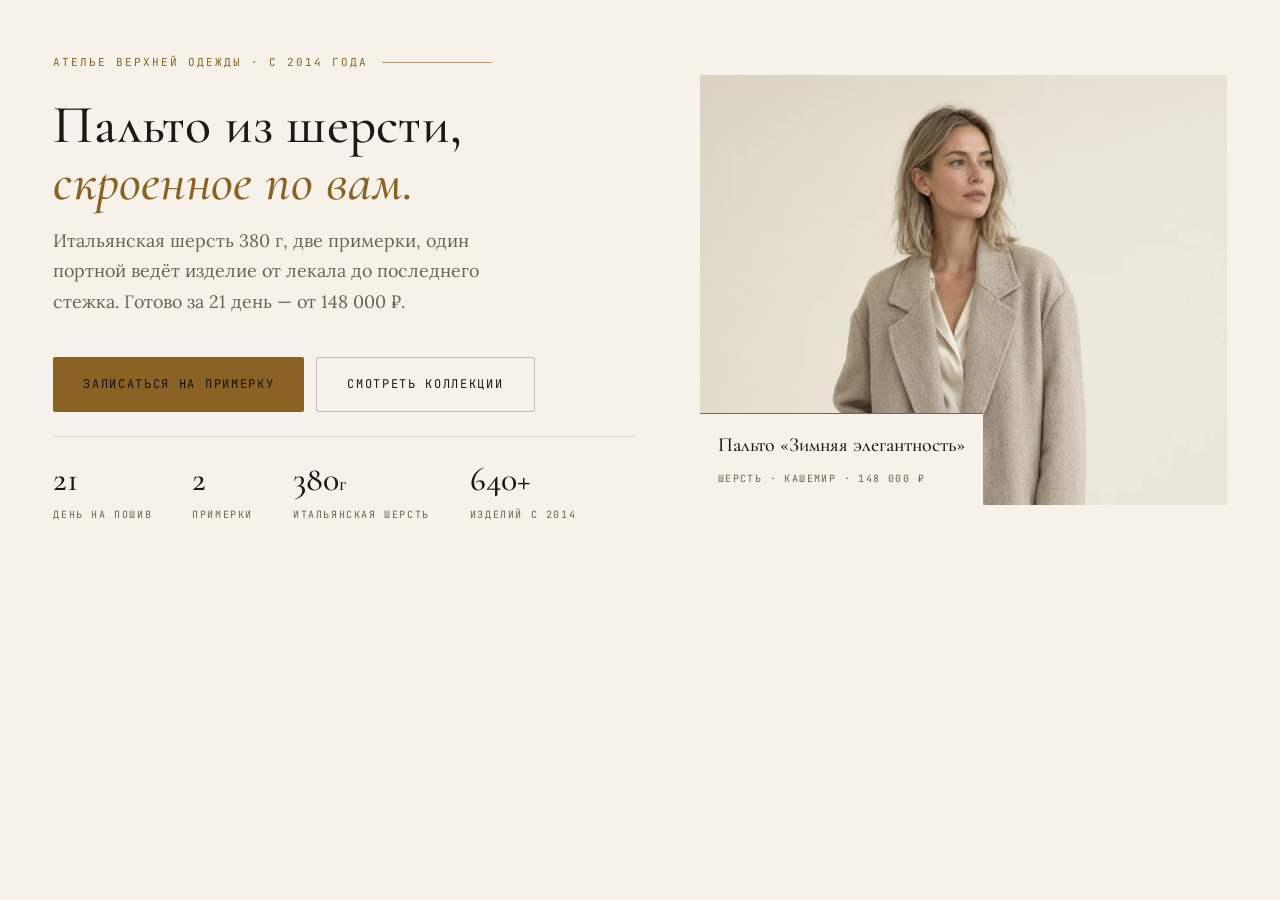
<file: og-social.html>
<!DOCTYPE html>
<html lang="ru" data-theme="light">
<head>
<meta charset="UTF-8">
<meta name="viewport" content="width=device-width, initial-scale=1.0">
<title data-ru="PAFFO — ателье пальто. Шерсть, скроенная по городу" data-en="PAFFO — the coat atelier. Wool, cut for the city">PAFFO — ателье пальто. Шерсть, скроенная по городу</title>
<meta name="description" content="Ателье PAFFO: пальто из итальянской шерсти, кашемир и кожа. Две примерки, один портной на изделие, пошив 21 день.">
<meta property="og:title" content="PAFFO — ателье пальто">
<meta property="og:description" content="Пальто из итальянской шерсти по вашим меркам. Две примерки, один портной на изделие, пошив 21 день.">
<meta property="og:image" content="https://paffo.ru/img/og-image.jpg">
<meta property="og:image:width" content="1200">
<meta property="og:image:height" content="630">
<meta property="og:url" content="https://paffo.ru/">
<meta property="og:type" content="website">
<meta property="og:locale" content="ru_RU">
<meta name="twitter:card" content="summary_large_image">
<meta name="theme-color" content="#1A1917">
<meta name="robots" content="index,follow">
<link rel="canonical" href="https://paffo.ru/">
<link rel="icon" href="data:image/svg+xml,<svg xmlns=%22http://www.w3.org/2000/svg%22 viewBox=%220 0 64 64%22><rect width=%2264%22 height=%2264%22 rx=%2212%22 fill=%22%23A67C3D%22/><text x=%2232%22 y=%2245%22 font-size=%2238%22 font-family=%22Georgia,serif%22 fill=%22%231A1917%22 text-anchor=%22middle%22>P</text></svg>">
<link rel="sitemap" href="/sitemap.xml">
<link rel="preconnect" href="https://fonts.googleapis.com">
<link rel="preconnect" href="https://fonts.gstatic.com" crossorigin>
<link rel="preload" as="image" href="img/hero.webp">
<link href="https://fonts.googleapis.com/css2?family=Cormorant+Garamond:ital,wght@0,400;0,500;0,600;1,400;1,500&family=Lora:ital,wght@0,400;0,500;1,400&family=JetBrains+Mono:wght@400;600&display=swap" rel="stylesheet">

<style>
:root{
  --ink:#141311; --ink-2:#1C1B18; --ink-3:#232019; --ivory:#F4F0E8; --ivory-dim:#B4AC9C;
  --brass:#B4863F; --brass-soft:#D8B27A; --oxblood:#5C1F2E;
  --font-d:"Cormorant Garamond",Georgia,serif;
  --font-b:"Lora",Georgia,serif;
  --font-m:"JetBrains Mono",ui-monospace,monospace;
  --bg:var(--ink); --bg-2:var(--ink-2); --fg:var(--ivory); --muted:var(--ivory-dim); --accent:var(--brass);
  --line:color-mix(in srgb,var(--fg) 13%,transparent);
  --line-strong:color-mix(in srgb,var(--fg) 26%,transparent);
  --maxw:1320px;
  --s-1:8px; --s-2:16px; --s-3:24px; --s-4:40px; --s-5:64px; --s-6:96px; --s-7:136px;
  --pad:clamp(20px,5vw,72px);
  --ease:cubic-bezier(.22,.61,.36,1);
}
[data-theme="light"]{
  --bg:#F6F2EA; --bg-2:#EDE7DB; --fg:#1A1917; --muted:#6B6355; --accent:#8A6224;
  --line:color-mix(in srgb,var(--fg) 12%,transparent);
  --line-strong:color-mix(in srgb,var(--fg) 24%,transparent);
}
*,*::before,*::after{box-sizing:border-box;margin:0;padding:0}
html{scroll-behavior:smooth;scroll-padding-top:74px;-webkit-text-size-adjust:100%}
body{font-family:var(--font-b);background:var(--bg);color:var(--fg);line-height:1.7;font-size:17px;overflow-x:hidden;transition:background .4s var(--ease),color .4s var(--ease)}
img{display:block;max-width:100%;height:auto}
a{color:inherit;text-decoration:none}
button{font-family:inherit;cursor:pointer;border:0;background:none;color:inherit}
:focus-visible{outline:2px solid var(--accent);outline-offset:3px;border-radius:2px}
::selection{background:var(--accent);color:var(--bg)}

.skip{position:fixed;top:12px;left:12px;z-index:90;transform:translateY(-200%);transition:transform .2s var(--ease)}
.skip:focus-visible{transform:none}
.mono{font-family:var(--font-m);font-size:11px;letter-spacing:.18em;text-transform:uppercase;color:var(--accent)}
.wrap{max-width:var(--maxw);margin:0 auto;padding-inline:var(--pad)}
.section{padding-block:clamp(var(--s-6),11vw,var(--s-7))}
.section--alt{background:var(--bg-2)}
.section--tight{padding-block:clamp(var(--s-5),8vw,var(--s-6))}

/* reveal */
.rv{opacity:0;transform:translateY(14px);transition:opacity .7s var(--ease),transform .7s var(--ease)}
.rv.in{opacity:1;transform:none}
.rv:nth-child(2){transition-delay:.06s}.rv:nth-child(3){transition-delay:.12s}
.rv:nth-child(4){transition-delay:.18s}.rv:nth-child(5){transition-delay:.24s}

/* nav */
.nav{position:fixed;top:0;left:0;right:0;z-index:60;border-bottom:1px solid transparent;transition:background .3s var(--ease),border-color .3s var(--ease)}
.nav.stuck{background:color-mix(in srgb,var(--bg) 88%,transparent);backdrop-filter:blur(14px);border-bottom-color:var(--line)}
.nav-in{display:flex;align-items:center;justify-content:space-between;gap:var(--s-3);max-width:var(--maxw);margin:0 auto;padding:16px var(--pad)}
.logo{font-family:var(--font-d);font-size:26px;letter-spacing:.26em;font-weight:600;line-height:1}
.logo i{font-style:normal;color:var(--accent)}
.menu{display:flex;gap:26px;list-style:none}
.menu a{font-family:var(--font-m);font-size:11px;letter-spacing:.14em;text-transform:uppercase;color:var(--muted);transition:color .2s}
.menu a:hover{color:var(--fg)}
.nav-actions{display:flex;align-items:center;gap:var(--s-1)}
.icon-btn{min-width:40px;height:40px;padding:0 10px;border:1px solid var(--line);border-radius:999px;font-family:var(--font-m);font-size:11px;letter-spacing:.1em;display:grid;place-items:center;transition:border-color .2s,background .2s}
.icon-btn:hover{border-color:var(--line-strong);background:color-mix(in srgb,var(--fg) 5%,transparent)}
.nav .btn-sm{display:inline-flex}
.btn-sm{padding:11px 18px;border-radius:999px;background:var(--accent);color:#141311;font-family:var(--font-m);font-size:11px;letter-spacing:.12em;text-transform:uppercase;transition:filter .2s,transform .2s}
.btn-sm:hover{filter:brightness(1.08);transform:translateY(-1px)}
.burger{display:none}
.mobile-panel{position:fixed;inset:0;z-index:70;background:var(--bg);display:none;flex-direction:column;padding:var(--s-3) var(--pad) var(--s-5);overflow-y:auto}
.mobile-panel.open{display:flex}
.mobile-top{display:flex;justify-content:space-between;align-items:center;margin-bottom:var(--s-4)}
.mobile-panel nav a{font-family:var(--font-d);font-size:clamp(30px,9vw,40px);padding:14px 0;border-bottom:1px solid var(--line);display:block}
.mobile-panel .btn{margin-top:var(--s-4);justify-content:center}

/* buttons */
.btn{display:inline-flex;align-items:center;gap:10px;padding:16px 30px;border-radius:2px;font-family:var(--font-m);font-size:12px;letter-spacing:.14em;text-transform:uppercase;transition:transform .2s var(--ease),background .25s,border-color .25s,color .25s}
.btn:hover{transform:translateY(-2px)}
.btn-solid{background:var(--accent);color:#141311}
.btn-solid:hover{background:var(--brass-soft)}
.btn-ghost{border:1px solid var(--line-strong);color:var(--fg)}
.btn-ghost:hover{border-color:var(--accent);color:var(--accent)}
.link-arrow{font-family:var(--font-m);font-size:11px;letter-spacing:.14em;text-transform:uppercase;color:var(--accent);display:inline-flex;gap:8px;align-items:center}
.link-arrow span{transition:transform .25s var(--ease)}
.link-arrow:hover span{transform:translateX(5px)}

/* hero */
.hero{position:relative;padding-top:clamp(120px,15vh,168px);padding-bottom:var(--s-5)}
.hero-grid{display:grid;grid-template-columns:1.05fr .95fr;gap:clamp(28px,5vw,72px);align-items:center}
.eyebrow{display:flex;align-items:center;gap:14px;margin-bottom:var(--s-3)}
.eyebrow::after{content:"";flex:1;max-width:110px;height:1px;background:var(--accent);opacity:.6}
h1{font-family:var(--font-d);font-weight:500;font-size:clamp(40px,5.2vw,74px);line-height:1.06;letter-spacing:.004em}
h1 em{font-style:italic;color:var(--accent)}
.hero p.sub{margin-top:var(--s-3);max-width:44ch;color:var(--muted);font-size:clamp(16px,1.4vw,19px)}
.cta-row{display:flex;gap:12px;margin-top:var(--s-4);flex-wrap:wrap}
.hero-facts{display:flex;flex-wrap:wrap;gap:var(--s-4);margin-top:var(--s-5);padding-top:var(--s-3);border-top:1px solid var(--line)}
.hero-facts div b{display:block;font-family:var(--font-d);font-size:34px;font-weight:500;line-height:1.1}
.hero-facts div span{font-family:var(--font-m);font-size:10px;letter-spacing:.16em;text-transform:uppercase;color:var(--muted)}
.hero-fig{position:relative}
.hero-fig img{aspect-ratio:4/5;object-fit:cover;width:100%;border-radius:2px}
.hero-fig figcaption{position:absolute;left:0;bottom:0;background:var(--bg);padding:14px 18px;max-width:74%;border-top:1px solid var(--accent)}
.hero-fig figcaption b{font-family:var(--font-d);font-size:20px;font-weight:500;display:block}
.hero-fig figcaption span{font-family:var(--font-m);font-size:10px;letter-spacing:.14em;text-transform:uppercase;color:var(--muted)}

/* marquee strip */
.strip{border-block:1px solid var(--line);background:var(--bg-2);overflow:hidden}
.strip-in{display:flex;gap:var(--s-5);padding:14px 0;width:max-content;animation:slide 38s linear infinite}
.strip span{font-family:var(--font-m);font-size:11px;letter-spacing:.2em;text-transform:uppercase;color:var(--muted);white-space:nowrap}
.strip span::before{content:"—";margin-right:var(--s-2);color:var(--accent)}
@keyframes slide{from{transform:translateX(0)}to{transform:translateX(-50%)}}

/* section head */
.section-head{display:flex;align-items:flex-end;justify-content:space-between;gap:var(--s-3);margin-bottom:var(--s-5);padding-bottom:var(--s-2);border-bottom:1px solid var(--line)}
.section-head h2{font-family:var(--font-d);font-weight:500;font-size:clamp(30px,4.2vw,52px);line-height:1.1}
.section-head p{color:var(--muted);margin-top:var(--s-1);max-width:46ch;font-size:16px}
.section-head .idx{font-family:var(--font-m);font-size:11px;letter-spacing:.16em;color:var(--muted);white-space:nowrap;padding-bottom:6px}

/* values */
.values{display:grid;grid-template-columns:repeat(4,1fr);gap:1px;background:var(--line)}
.values article{background:var(--bg);padding:var(--s-4) var(--s-3)}
.values .n{font-family:var(--font-m);font-size:11px;letter-spacing:.16em;color:var(--accent)}
.values h3{font-family:var(--font-d);font-weight:500;font-size:26px;margin:var(--s-2) 0 6px;line-height:1.2}
.values p{color:var(--muted);font-size:15px;line-height:1.6}

/* cards */
.grid3{display:grid;grid-template-columns:repeat(3,1fr);gap:var(--s-3)}
.grid4{display:grid;grid-template-columns:repeat(4,1fr);gap:var(--s-3)}
.card{position:relative;overflow:hidden;display:block}
.card img{aspect-ratio:3/4;object-fit:cover;width:100%;transition:transform .8s var(--ease)}
.card:hover img{transform:scale(1.04)}
.card .no{position:absolute;top:14px;left:14px;background:color-mix(in srgb,var(--bg) 85%,transparent);backdrop-filter:blur(6px);font-family:var(--font-m);font-size:10px;letter-spacing:.12em;padding:6px 9px}
.card .cap{position:absolute;inset:auto 0 0 0;padding:56px 18px 18px;background:linear-gradient(to top,rgba(10,9,7,.88),rgba(10,9,7,.35) 55%,transparent);color:#F4F0E8}
.card .cap b{font-family:var(--font-d);font-size:24px;font-weight:500;display:block;line-height:1.2}
.card .cap span{font-family:var(--font-m);font-size:10px;letter-spacing:.14em;text-transform:uppercase;color:#C9BFA9}

/* lookbook rail */
.rail{display:grid;grid-template-columns:repeat(5,1fr);gap:var(--s-2)}
.rail .card img{aspect-ratio:2/3}

/* products */
.prod{display:flex;flex-direction:column}
.prod .ph{position:relative;overflow:hidden}
.prod img{aspect-ratio:4/5;object-fit:cover;width:100%;transition:transform .8s var(--ease)}
.prod:hover img{transform:scale(1.04)}
.prod .body{padding-top:var(--s-2);display:flex;flex-direction:column;gap:4px;flex:1}
.prod h3{font-family:var(--font-d);font-weight:500;font-size:23px;line-height:1.2}
.prod .meta{font-size:14px;color:var(--muted);line-height:1.5}
.prod .price{font-family:var(--font-m);font-size:13px;color:var(--accent);margin-top:auto;padding-top:var(--s-2)}
.prod .order{margin-top:var(--s-2);padding:12px 0;border-top:1px solid var(--line);font-family:var(--font-m);font-size:11px;letter-spacing:.14em;text-transform:uppercase;color:var(--muted);display:flex;justify-content:space-between;transition:color .2s}
.prod:hover .order{color:var(--accent)}

/* split / atelier */
.split{display:grid;grid-template-columns:1fr 1fr;gap:clamp(28px,5vw,80px);align-items:center}
.split img{aspect-ratio:4/3;object-fit:cover;width:100%}
.gallery{position:relative}
.g-slide{position:absolute;inset:0;opacity:0;transition:opacity .9s var(--ease)}
.g-slide:first-child{position:relative;opacity:1}
.g-slide.is-active{opacity:1;z-index:1}
.g-slide img{aspect-ratio:4/3;object-fit:cover;width:100%}
.g-dots{position:absolute;z-index:3;left:50%;bottom:16px;transform:translateX(-50%);display:flex;gap:8px}
.g-dot{width:9px;height:9px;border-radius:50%;border:1px solid color-mix(in srgb,var(--fg) 60%,transparent);background:transparent;cursor:pointer;padding:0;transition:background .3s,border-color .3s}
.g-dot.is-active{background:var(--accent);border-color:var(--accent)}
.split h2{font-family:var(--font-d);font-weight:500;font-size:clamp(28px,3.8vw,46px);line-height:1.15;margin:var(--s-2) 0 var(--s-3)}
.split p{color:var(--muted);max-width:48ch}
.split p + p{margin-top:var(--s-2)}

/* process */
.steps{display:grid;grid-template-columns:repeat(4,1fr);gap:var(--s-3);counter-reset:step}
.steps article{padding-top:var(--s-3);border-top:1px solid var(--line-strong)}
.steps .n{font-family:var(--font-m);font-size:11px;letter-spacing:.16em;color:var(--accent)}
.steps h3{font-family:var(--font-d);font-weight:500;font-size:25px;margin:10px 0 6px}
.steps p{color:var(--muted);font-size:15px;line-height:1.6}

/* testimonials */
.quotes{display:grid;grid-template-columns:repeat(3,1fr);gap:var(--s-3)}
.quotes figure{border:1px solid var(--line);padding:var(--s-4) var(--s-3);display:flex;flex-direction:column;gap:var(--s-3);background:var(--bg)}
.quotes blockquote{font-family:var(--font-d);font-style:italic;font-size:23px;line-height:1.35}
.quotes figcaption{font-family:var(--font-m);font-size:10px;letter-spacing:.14em;text-transform:uppercase;color:var(--muted);margin-top:auto}
.stars{color:var(--accent);letter-spacing:.2em;font-size:12px}

/* ledger + faq */
.ledger{border-top:1px solid var(--line)}
.ledger .row{display:grid;grid-template-columns:180px 1fr;gap:var(--s-3);padding:18px 0;border-bottom:1px solid var(--line);align-items:baseline}
.ledger .row b{font-weight:400;font-size:17px;max-width:62ch}
.faq{border-top:1px solid var(--line)}
.faq details{border-bottom:1px solid var(--line)}
.faq summary{list-style:none;cursor:pointer;padding:20px 0;display:flex;justify-content:space-between;gap:var(--s-3);align-items:center;font-family:var(--font-d);font-size:clamp(20px,2vw,25px);font-weight:500}
.faq summary::-webkit-details-marker{display:none}
.faq summary::after{content:"+";font-family:var(--font-m);color:var(--accent);font-size:20px;transition:transform .3s var(--ease)}
.faq details[open] summary::after{transform:rotate(45deg)}
.faq p{color:var(--muted);padding-bottom:22px;max-width:70ch}

/* contact / form */
.contact{display:grid;grid-template-columns:1fr 1fr;gap:clamp(28px,5vw,72px)}
form{display:grid;gap:var(--s-2)}
label{font-family:var(--font-m);font-size:10px;letter-spacing:.16em;text-transform:uppercase;color:var(--muted)}
input,textarea,select{width:100%;padding:15px 16px;border:1px solid var(--line-strong);border-radius:2px;background:transparent;color:var(--fg);font-family:var(--font-b);font-size:16px}
textarea{min-height:104px;resize:vertical}
input::placeholder,textarea::placeholder{color:color-mix(in srgb,var(--muted) 75%,transparent)}
input:focus,textarea:focus,select:focus{outline:2px solid var(--accent);outline-offset:0;border-color:transparent}
.field{display:grid;gap:6px}
.form-note{font-size:13px;color:var(--muted)}
.form-status{font-family:var(--font-m);font-size:11px;letter-spacing:.12em;text-transform:uppercase;color:var(--accent);min-height:18px}
.contact-list{border-top:1px solid var(--line)}
.contact-list .row{display:grid;grid-template-columns:120px 1fr;gap:var(--s-3);padding:16px 0;border-bottom:1px solid var(--line);align-items:baseline}
.contact-list a{border-bottom:1px solid var(--line-strong)}

/* footer */
footer{border-top:1px solid var(--line);padding-block:var(--s-4);background:var(--bg-2)}
.foot{display:flex;flex-wrap:wrap;gap:var(--s-2) var(--s-4);justify-content:space-between;align-items:center;font-family:var(--font-m);font-size:11px;letter-spacing:.08em;color:var(--muted)}
.foot a:hover{color:var(--accent)}

/* sticky mobile cta */
.sticky-cta{position:fixed;left:0;right:0;bottom:0;z-index:55;display:none;gap:10px;padding:10px 16px calc(10px + env(safe-area-inset-bottom));background:color-mix(in srgb,var(--bg) 92%,transparent);backdrop-filter:blur(14px);border-top:1px solid var(--line);transform:translateY(120%);transition:transform .35s var(--ease)}
.sticky-cta.show{transform:none}
.sticky-cta .btn{flex:1;justify-content:center;padding:14px 16px}

@media (prefers-reduced-motion:reduce){*{animation:none!important;transition:none!important}html{scroll-behavior:auto}.rv{opacity:1;transform:none}}
@media (max-width:1100px){
  .values{grid-template-columns:repeat(2,1fr)}
  .steps{grid-template-columns:repeat(2,1fr);gap:var(--s-4) var(--s-3)}
  .quotes{grid-template-columns:1fr}
  .quotes figure{padding:var(--s-3)}
}
@media (max-width:960px){
  .menu,.nav .btn-sm{display:none}
  .burger{display:grid}
  .hero-grid,.split,.contact{grid-template-columns:1fr}
  .hero{padding-top:112px}
  .hero-facts{gap:var(--s-3) var(--s-4);margin-top:var(--s-4)}
  .split .split-media{order:-1}
  .grid3,.grid4{grid-template-columns:repeat(2,1fr)}
  .sticky-cta{display:flex}
  body{padding-bottom:0}
  .ledger .row,.contact-list .row{grid-template-columns:1fr;gap:4px;padding:14px 0}
  /* lookbook becomes a snap rail */
  .rail{display:flex;overflow-x:auto;scroll-snap-type:x mandatory;gap:var(--s-2);margin-inline:calc(var(--pad) * -1);padding-inline:var(--pad);scrollbar-width:none}
  .rail::-webkit-scrollbar{display:none}
  .rail .card{flex:0 0 74%;scroll-snap-align:start}
}
@media (max-width:640px){
  .grid3,.grid4{grid-template-columns:1fr}
  .values{grid-template-columns:1fr}
  .steps{grid-template-columns:1fr}
  .rail .card{flex:0 0 82%}
  .hero-fig figcaption{max-width:88%}
}
</style>

<style>
  /* og:social-preview crop - geometry only, not for production */
  html, body { width: 1280px; height: 640px; overflow: hidden; }
  .hero { min-height: 0 !important; padding-top: 40pt !important; padding-bottom: 40pt !important; }
  .wrap { max-width: none !important; padding-inline: 40pt !important; }
  h1 { font-size: clamp(40px, 4.2vw, 56px) !important; }
  .sub { margin-top: var(--s-2) !important; }
  .hero-facts { margin-top: var(--s-3) !important; }
  .hero-grid { align-items: center !important; }
  .rv { opacity: 1 !important; transform: none !important; }
  .hero-fig { height: auto; align-self: center; }
  .hero-fig img { aspect-ratio: auto !important; width: 100%; height: 430px !important; object-fit: cover; object-position: top; }
</style>
</head>
<body>

<a class="btn-sm skip" href="#request" data-ru="К форме заявки" data-en="Skip to request form">К форме заявки</a>

<main id="top">
<section class="hero wrap">
  <div class="hero-grid">
    <div>
      <p class="eyebrow mono" data-ru="Ателье верхней одежды · с 2014 года" data-en="Outerwear atelier · since 2014">Ателье верхней одежды · с 2014 года</p>
      <h1 data-ru="Пальто из шерсти,<br><em>скроенное по вам.</em>" data-en="Wool coats,<br><em>cut to your measure.</em>">Пальто из шерсти,<br><em>скроенное по вам.</em></h1>
      <p class="sub" data-ru="Итальянская шерсть 380 г, две примерки, один портной ведёт изделие от лекала до последнего стежка. Готово за 21 день — от 148 000 ₽." data-en="Italian wool 380g, two fittings, one tailor takes your piece from pattern to final stitch. Ready in 21 days — from €1,480.">Итальянская шерсть 380 г, две примерки, один портной ведёт изделие от лекала до последнего стежка. Готово за 21 день — от 148 000 ₽.</p>
      <div class="cta-row">
        <a class="btn btn-solid" href="#request" data-ru="Записаться на примерку" data-en="Book a fitting">Записаться на примерку</a>
        <a class="btn btn-ghost" href="#collections" data-ru="Смотреть коллекции" data-en="View collections">Смотреть коллекции</a>
      </div>
      <div class="hero-facts">
        <div><b>21</b><span data-ru="день на пошив" data-en="days to make">день на пошив</span></div>
        <div><b>2</b><span data-ru="примерки" data-en="fittings">примерки</span></div>
        <div><b>380<i style="font-style:normal;font-size:20px">г</i></b><span data-ru="итальянская шерсть" data-en="italian wool">итальянская шерсть</span></div>
        <div><b>640+</b><span data-ru="изделий с 2014" data-en="pieces since 2014">изделий с 2014</span></div>
      </div>
    </div>
    <figure class="hero-fig rv">
      <img src="img/hero.webp" alt="Пальто PAFFO из верблюжьей шерсти — образ из ателье" width="1640" height="2050" fetchpriority="high">
      <figcaption>
        <b data-ru="Пальто «Зимняя элегантность»" data-en="The Winter Elegance coat">Пальто «Зимняя элегантность»</b>
        <span data-ru="Шерсть · кашемир · 148 000 ₽" data-en="Wool · cashmere · €1,480">Шерсть · кашемир · 148 000 ₽</span>
      </figcaption>
    </figure>
  </div>
</section>
</main>
</body>
</html>
</file>
